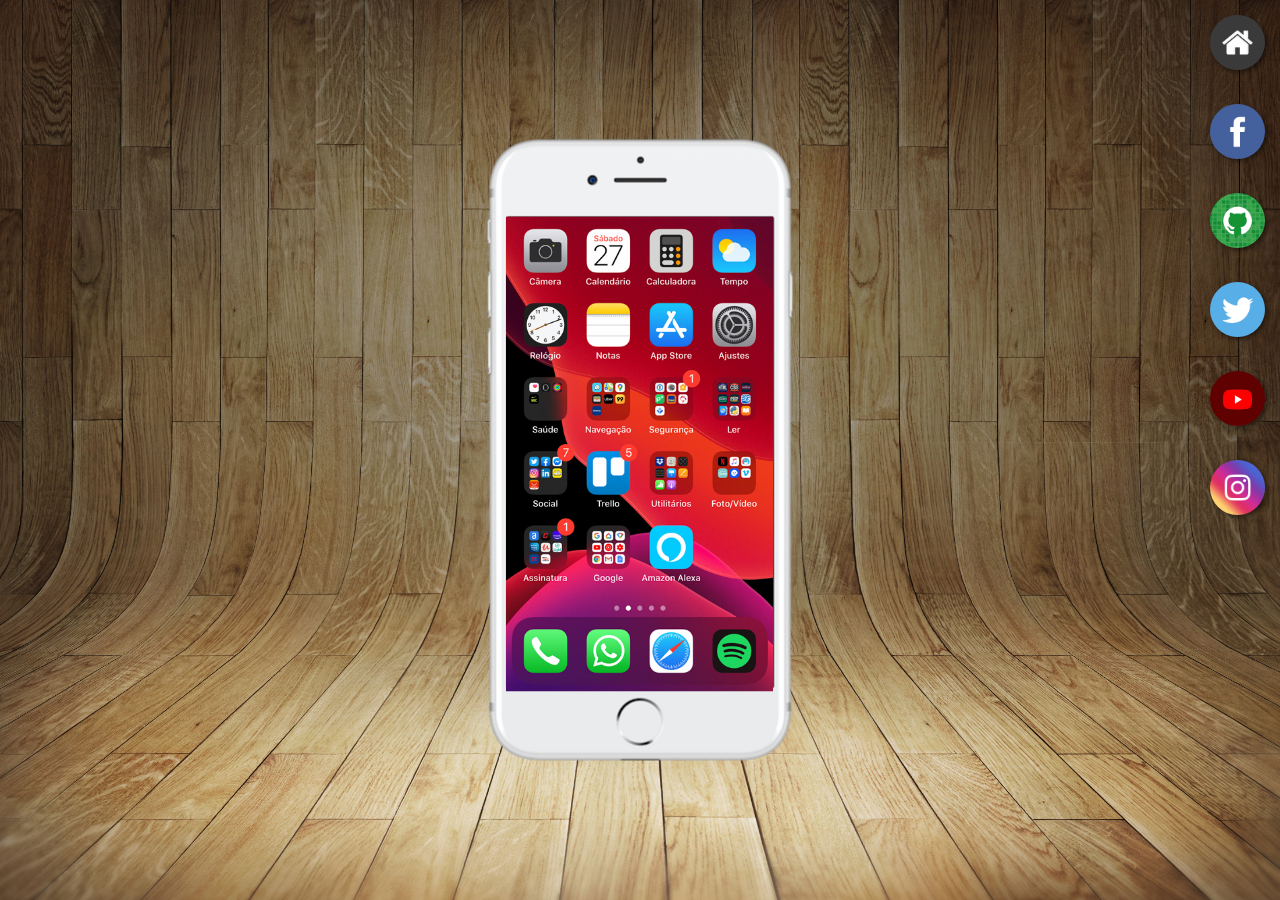
<file: index.html>
<!DOCTYPE html>
<html lang="pt-br">

<head>
    <meta charset="UTF-8">
    <meta name="viewport" content="width=device-width, initial-scale=1.0">
    <title>projeto social</title>
    <link rel="stylesheet" href="stylos/style.css">
    <link rel="shortcut icon" href="favicon.ico" type="image/x-icon">
</head>

<body>

    <header>

    </header>

    <main>
        <section id="telefone">

            <iframe src="home.html" frameborder="0" name="tela" id="tela"></iframe>

        </section>
        <section id="redes-sociais">
            <a href="home.html" target="tela"> <img src="imagens/logo-home.jpg" alt="home"></a> <br>
            <a href="facebook.html" target="tela"> <img src="imagens/logo-facebook.jpg" alt="facebook"></a> <br>
            <a href="github.html" target="tela"> <img src="imagens/logo-github.jpg" alt="github"></a> <br>
            <a href="twitter.html" target="tela"> <img src="imagens/logo-twitter.jpg" alt="twitte"></a> <br>
            <a href="youtube.html" target="tela"> <img src="imagens/logo-youtube.jpg" alt="youtube"></a> <br>
            <a href="intagram.html" target="tela"> <img src="imagens/logo-instagram.jpg" alt="instagram"></a>
        </section>
    </main>

</body>

</html>
</file>
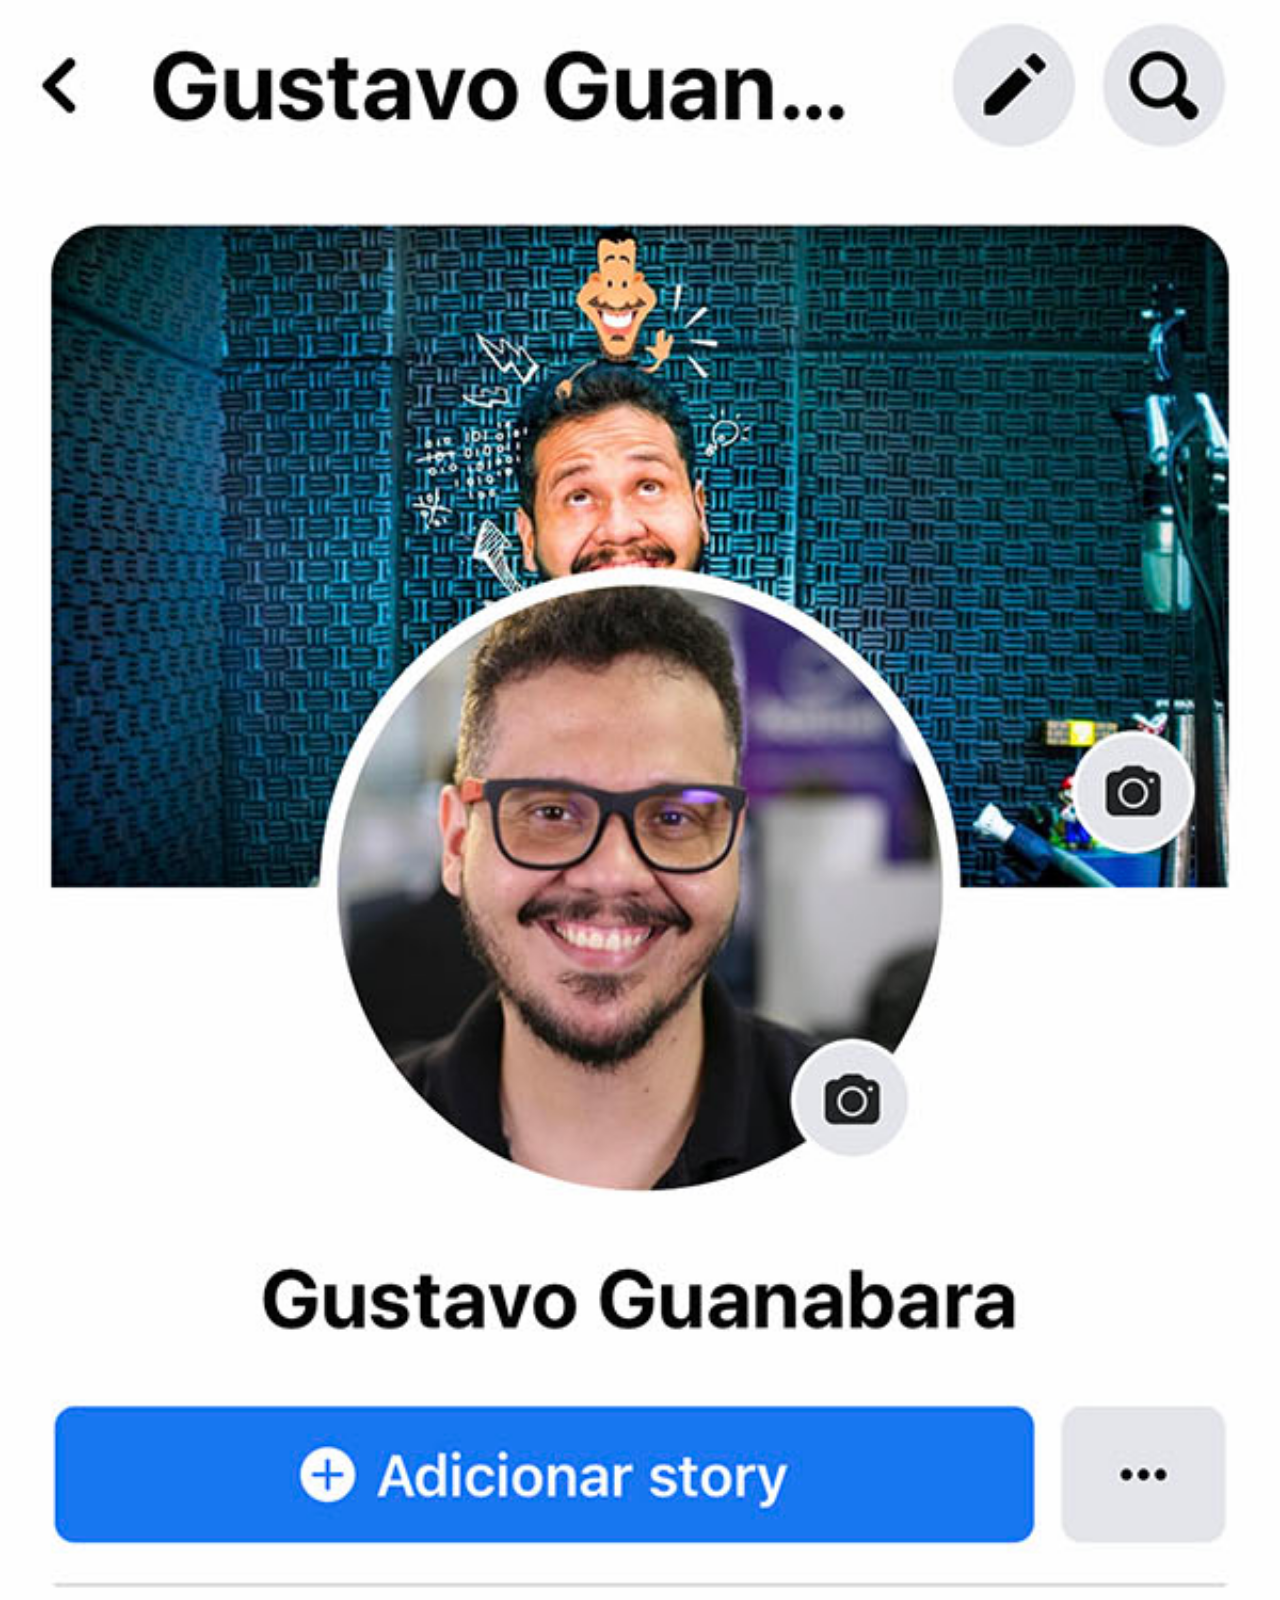
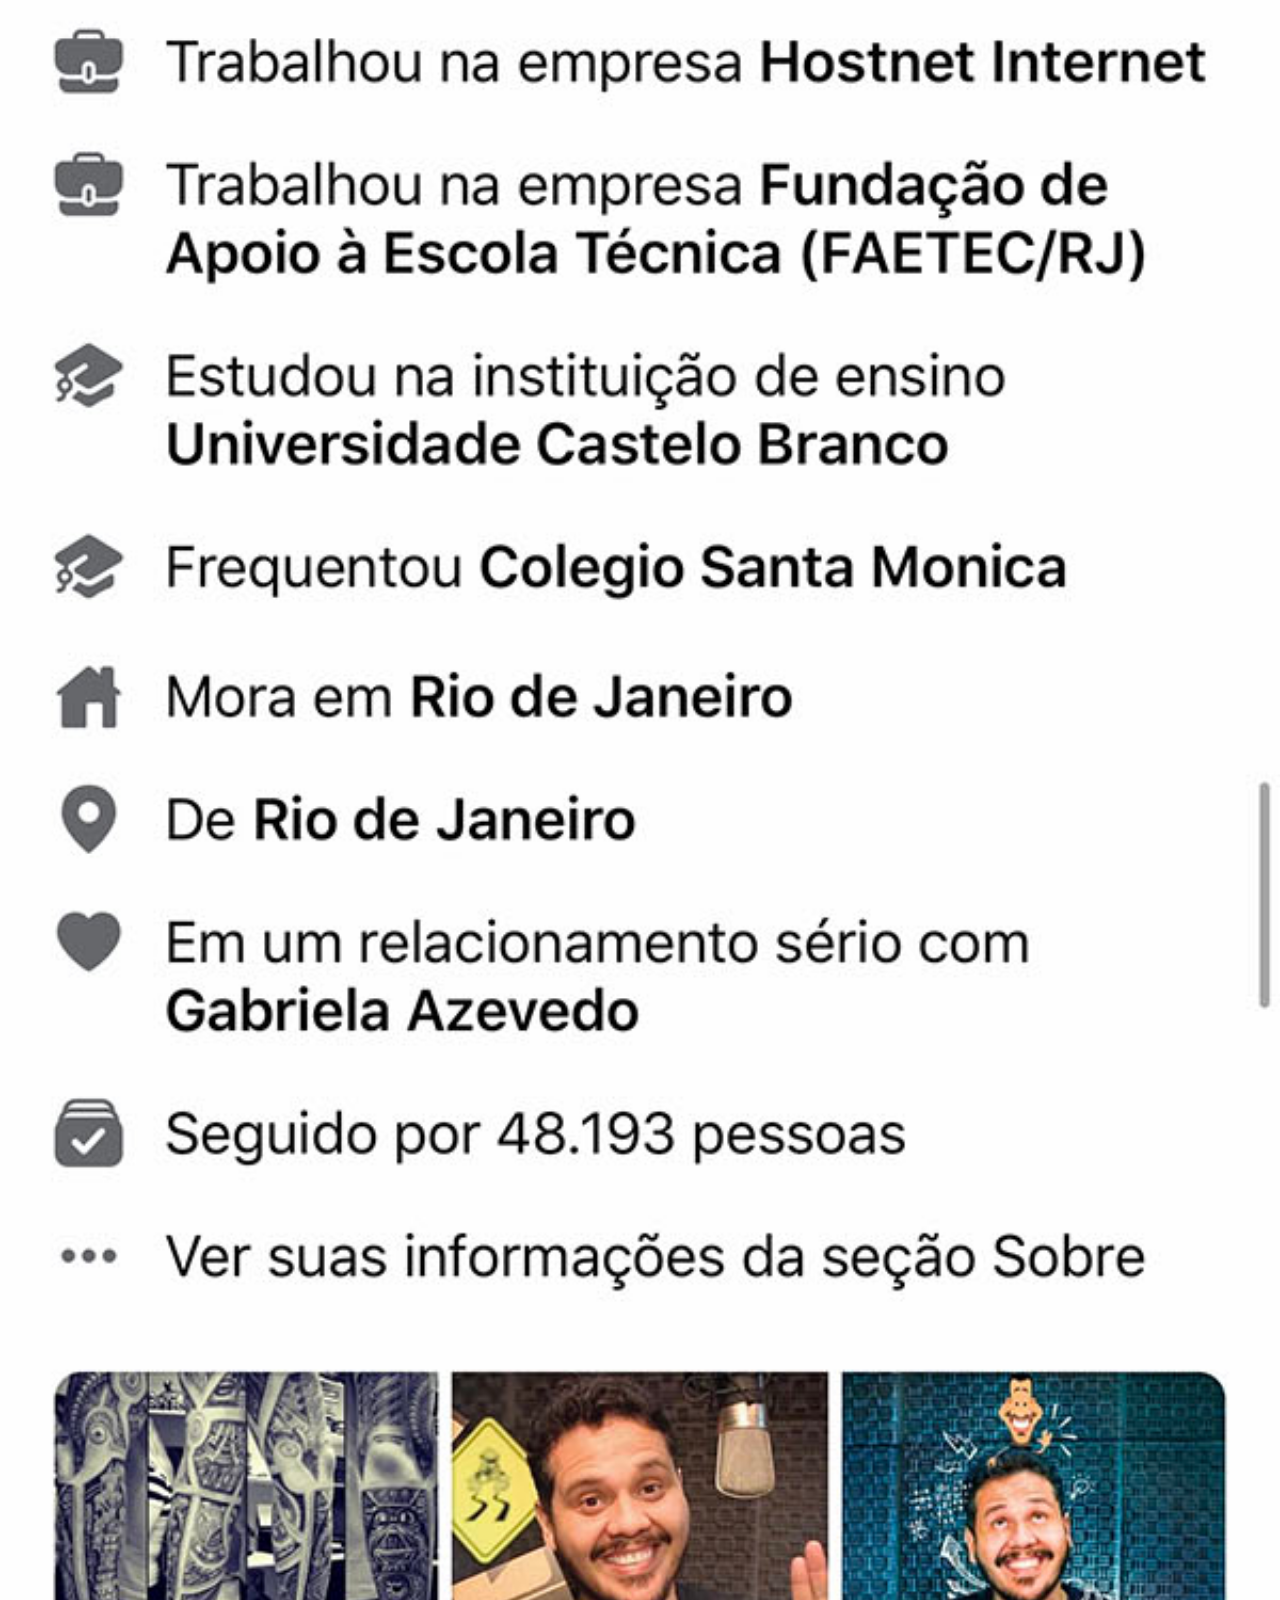
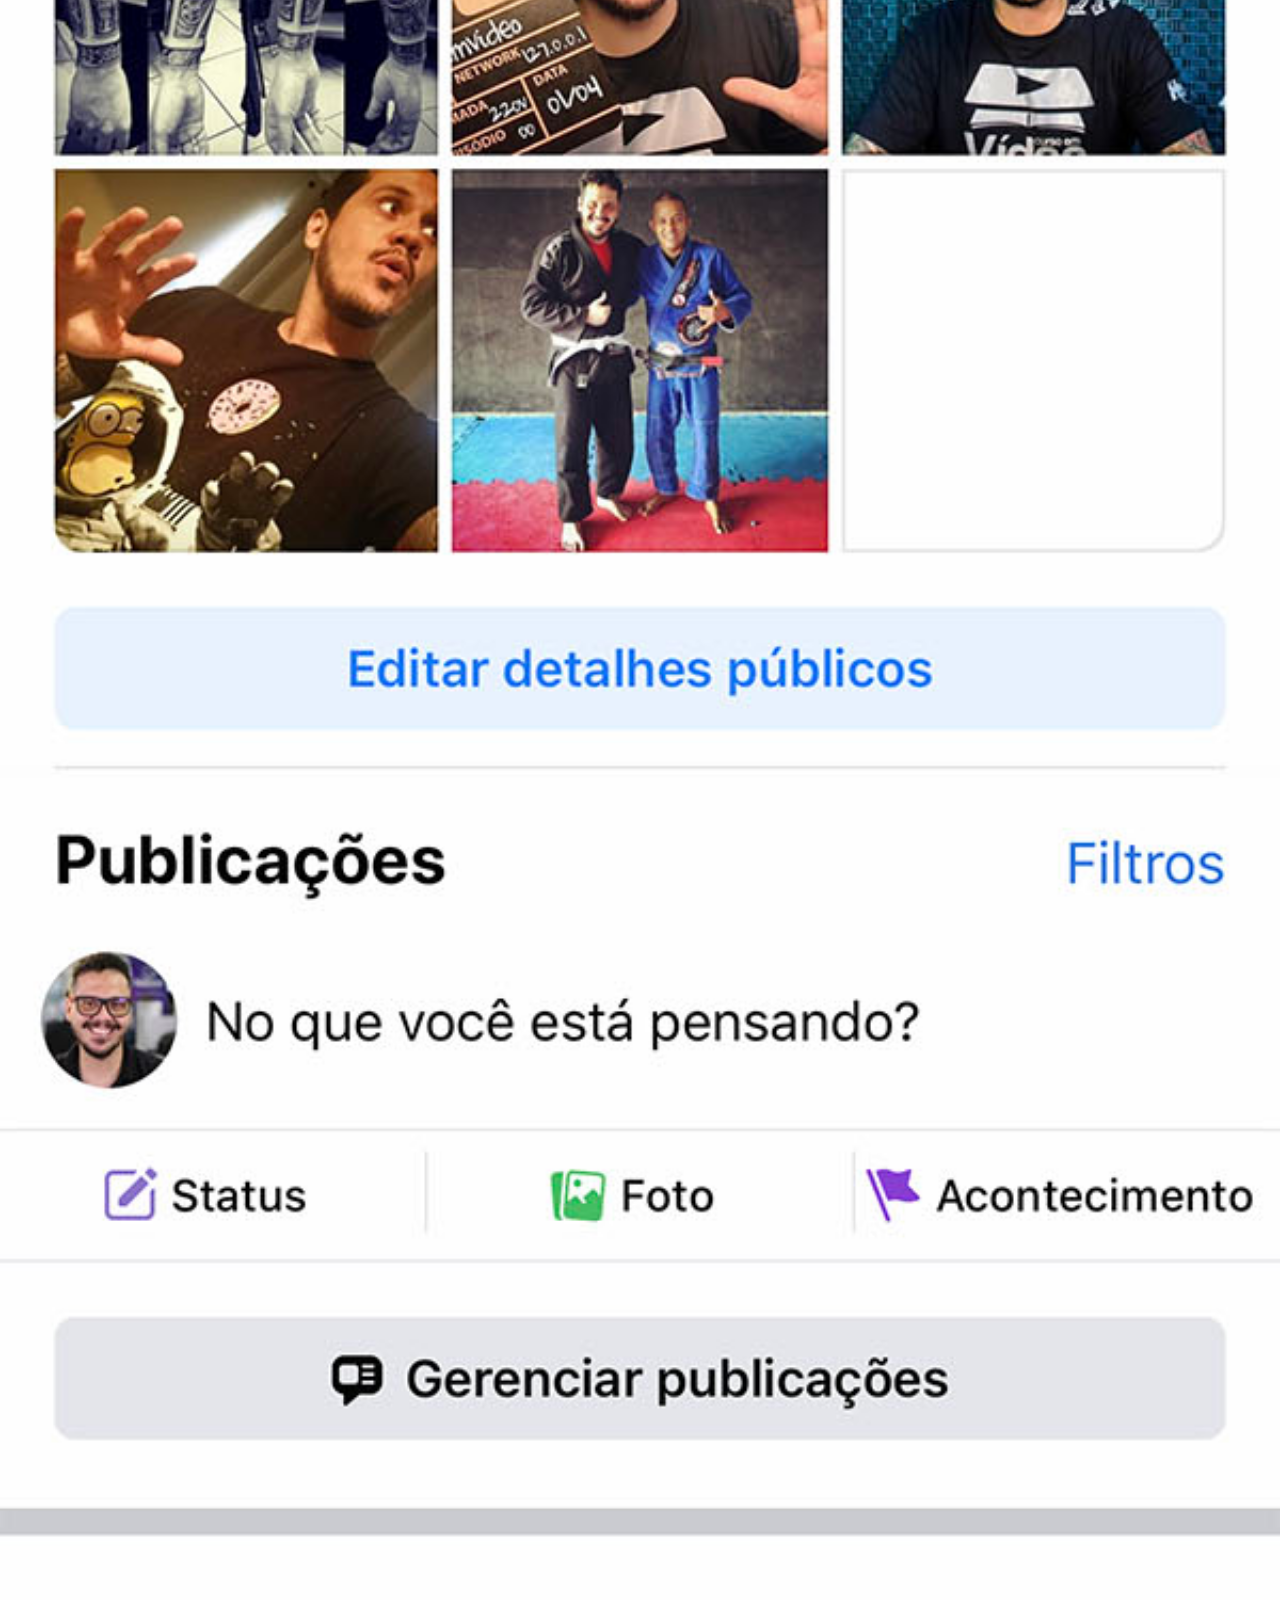
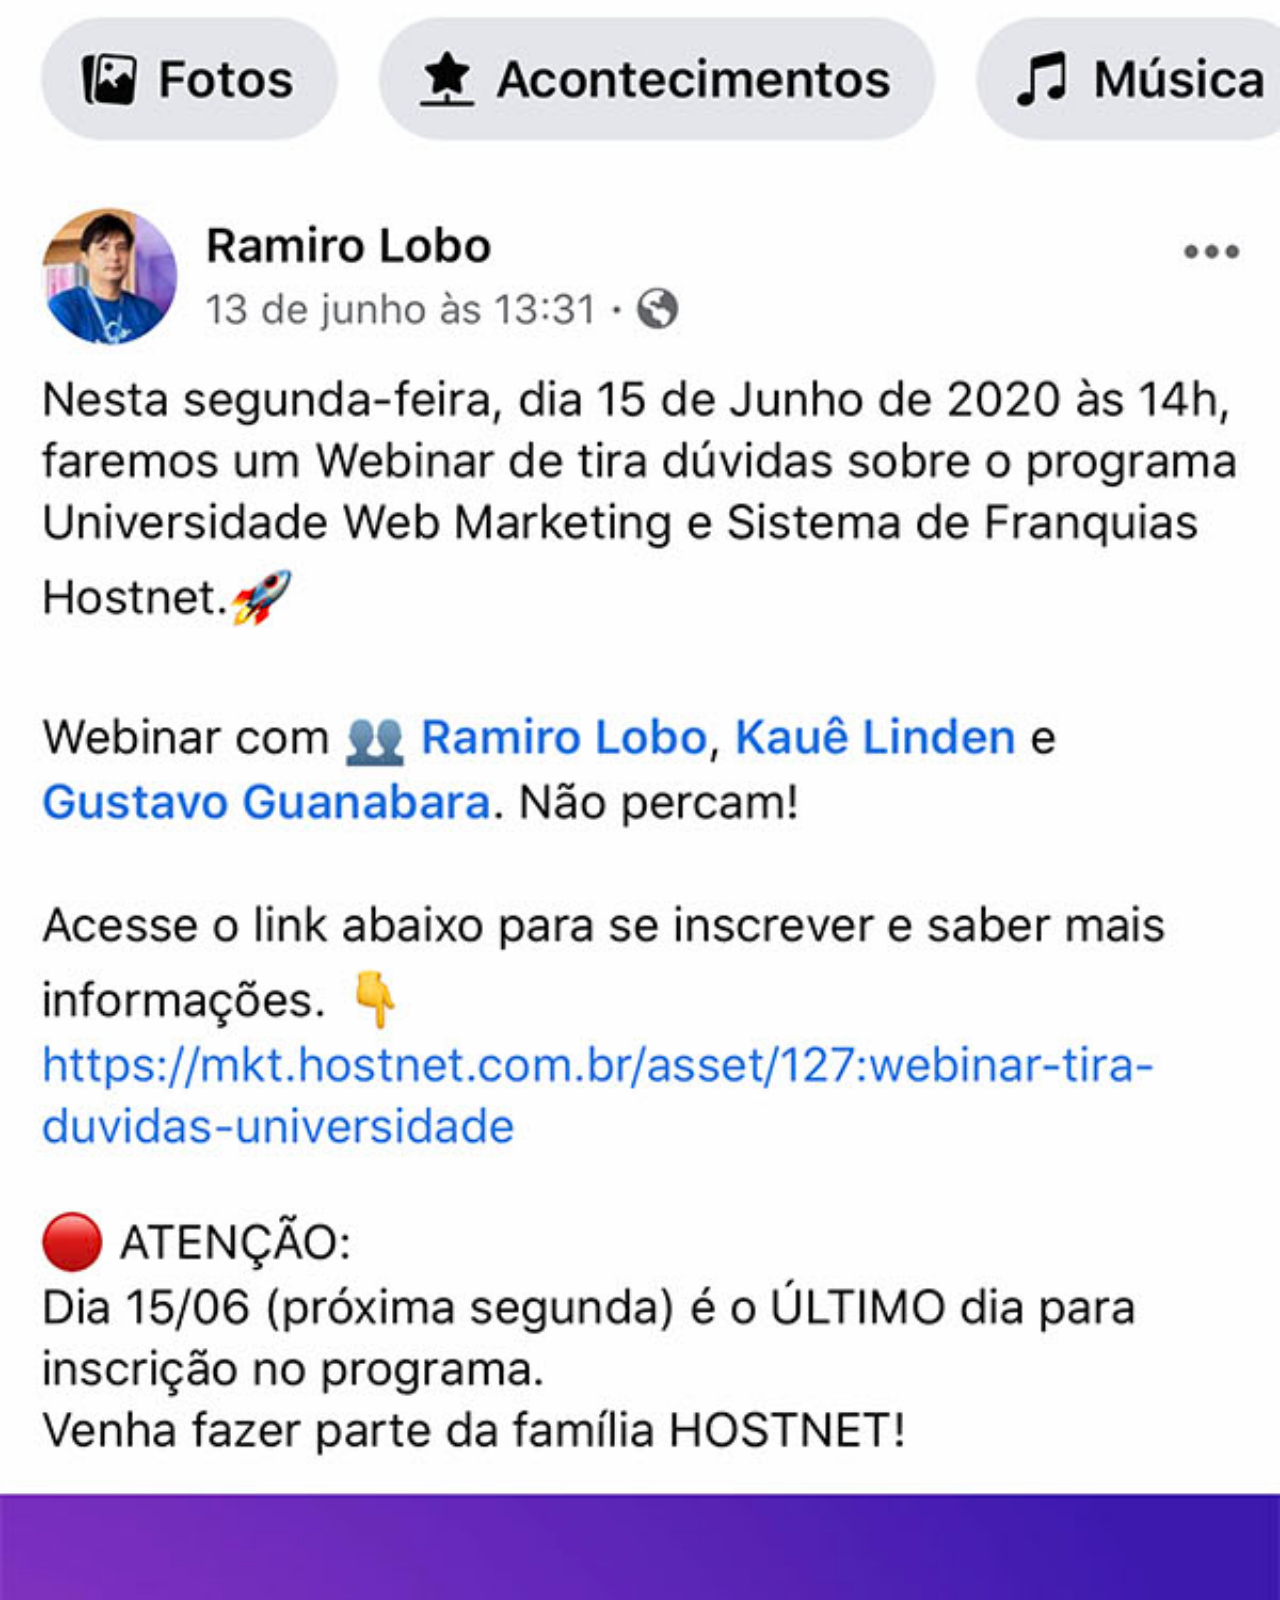
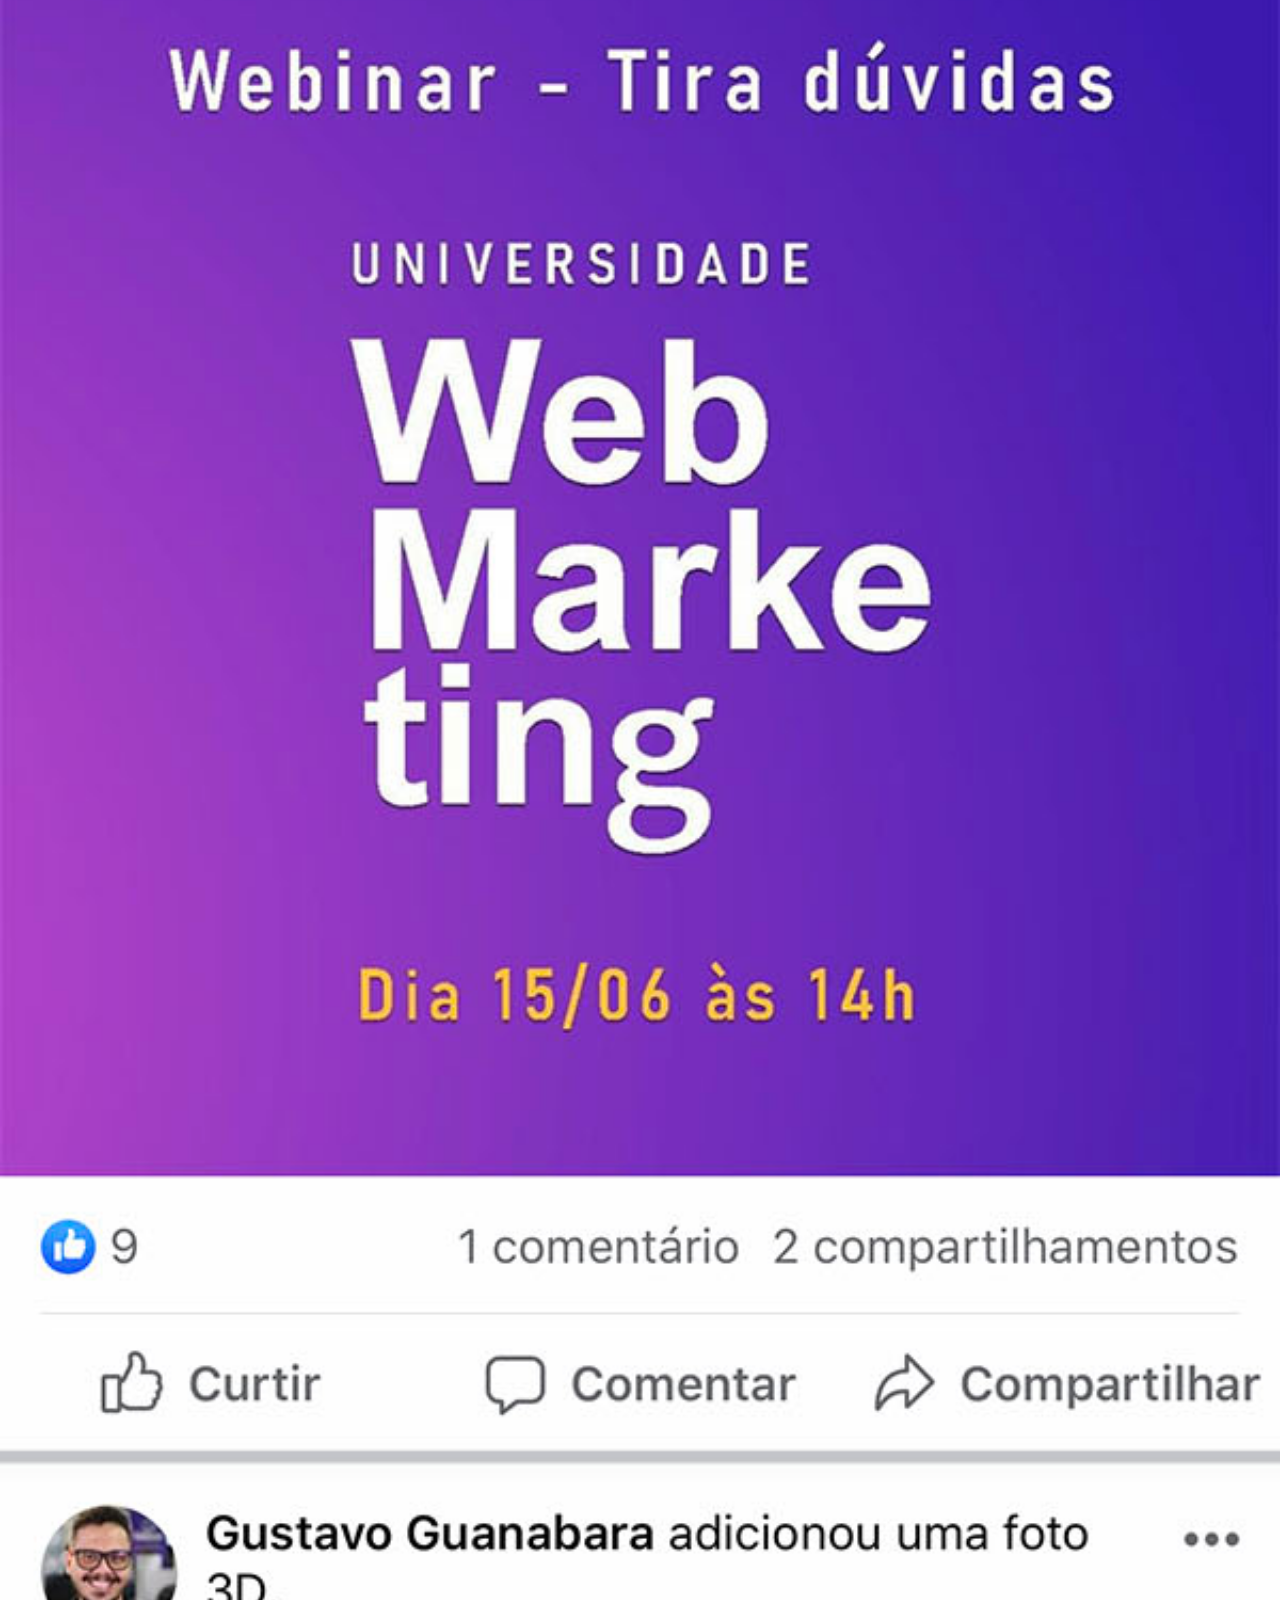
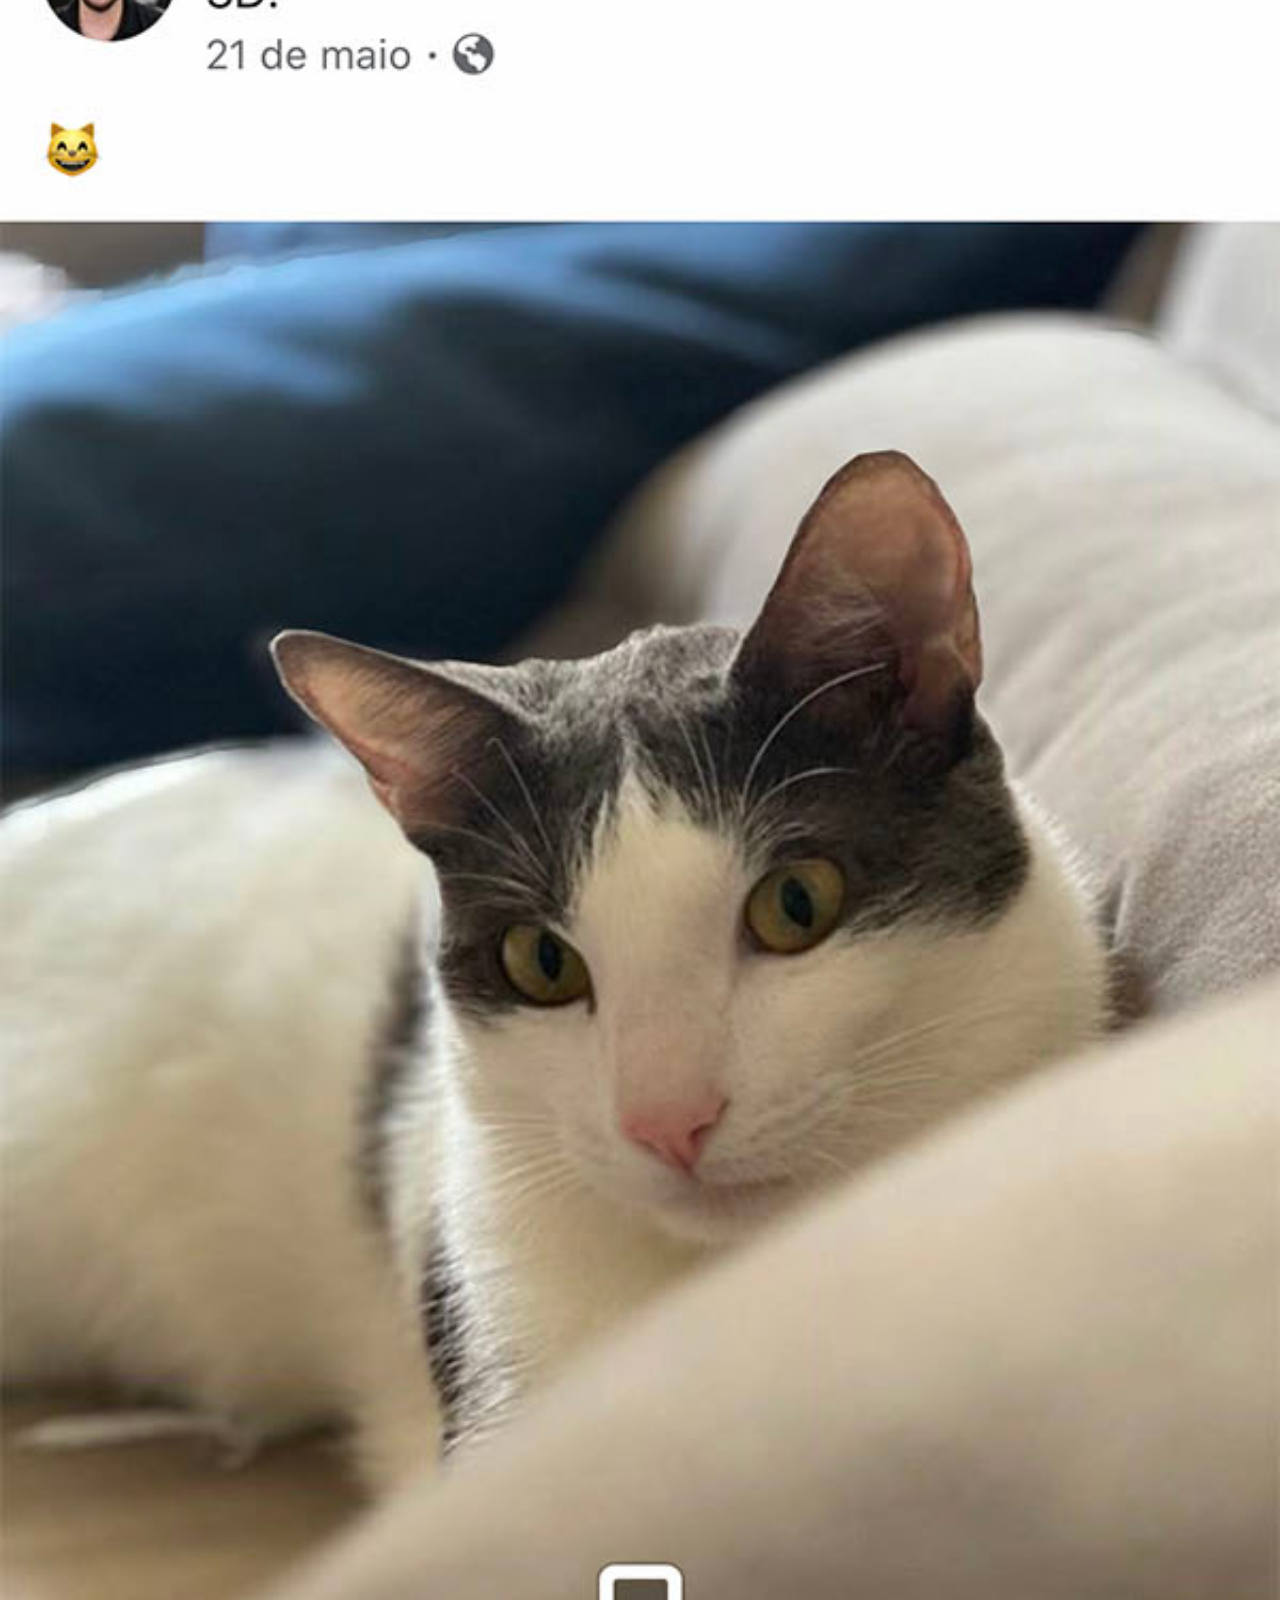
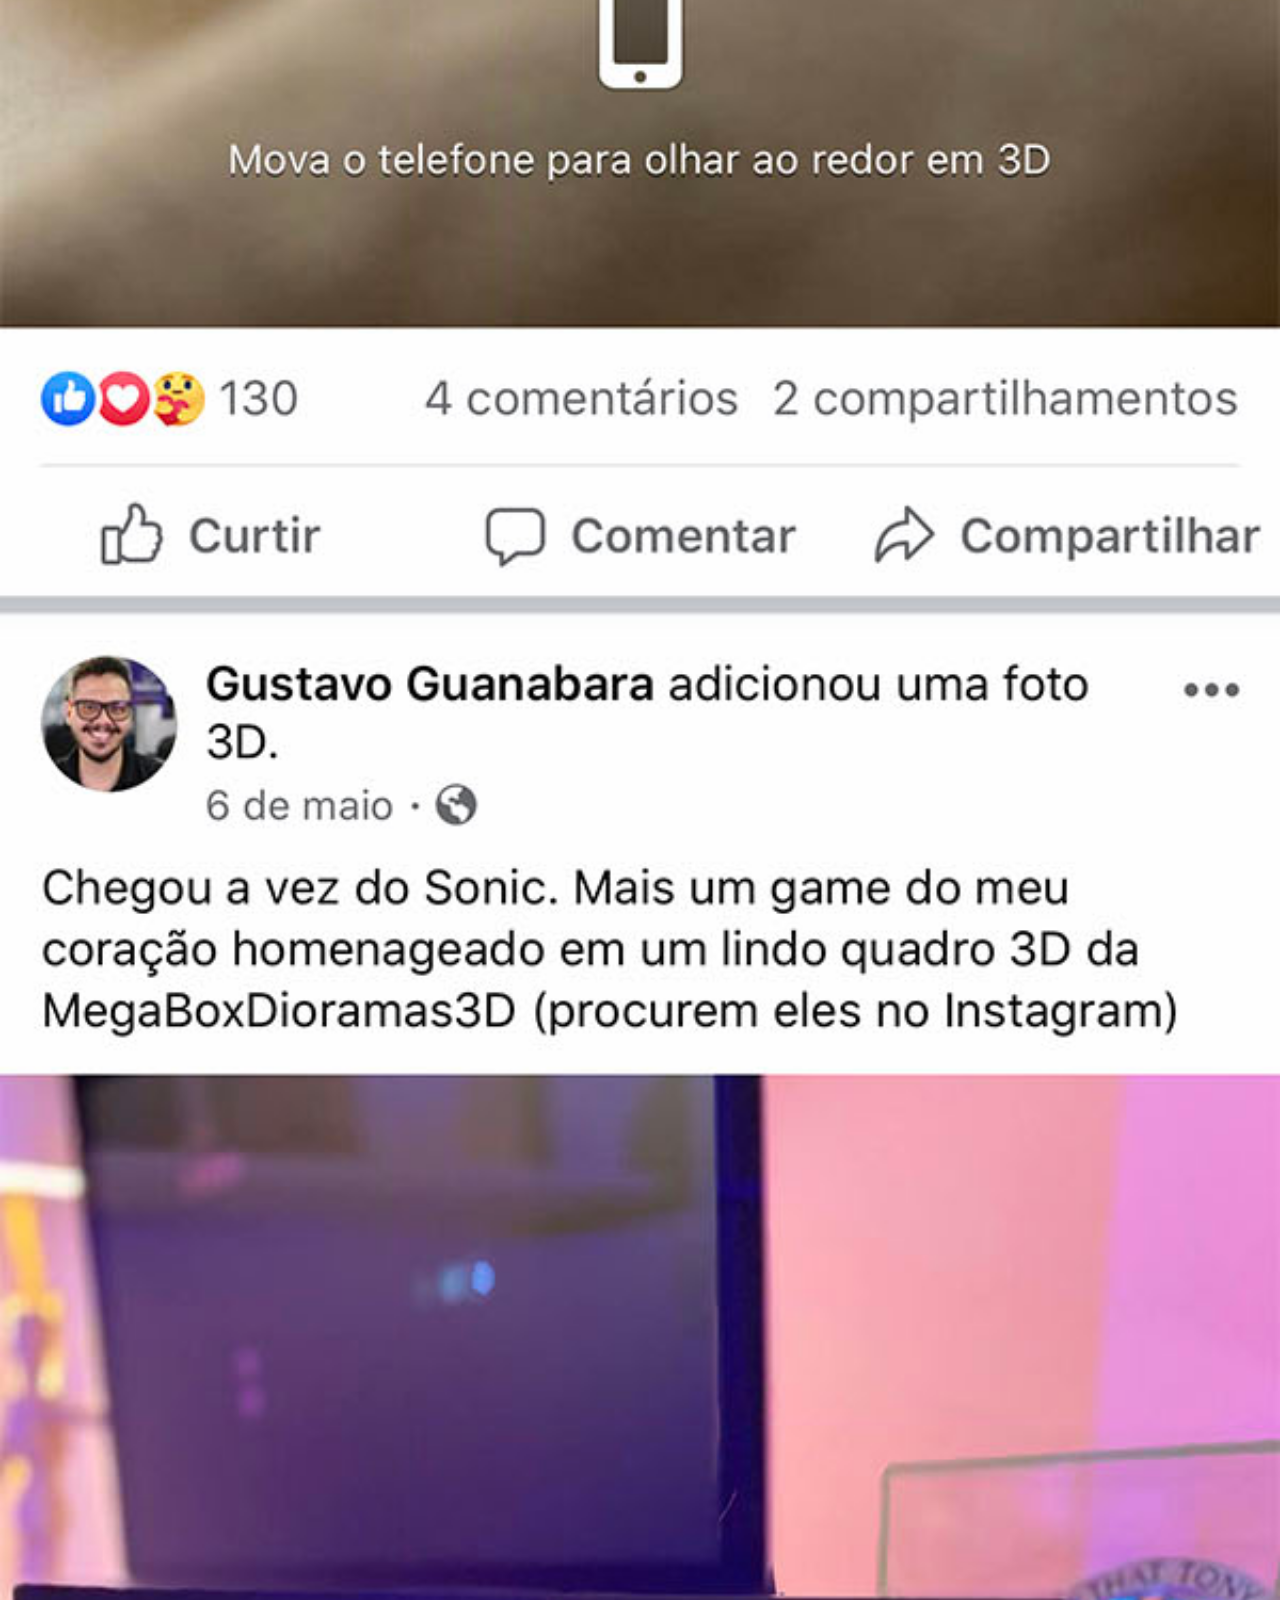
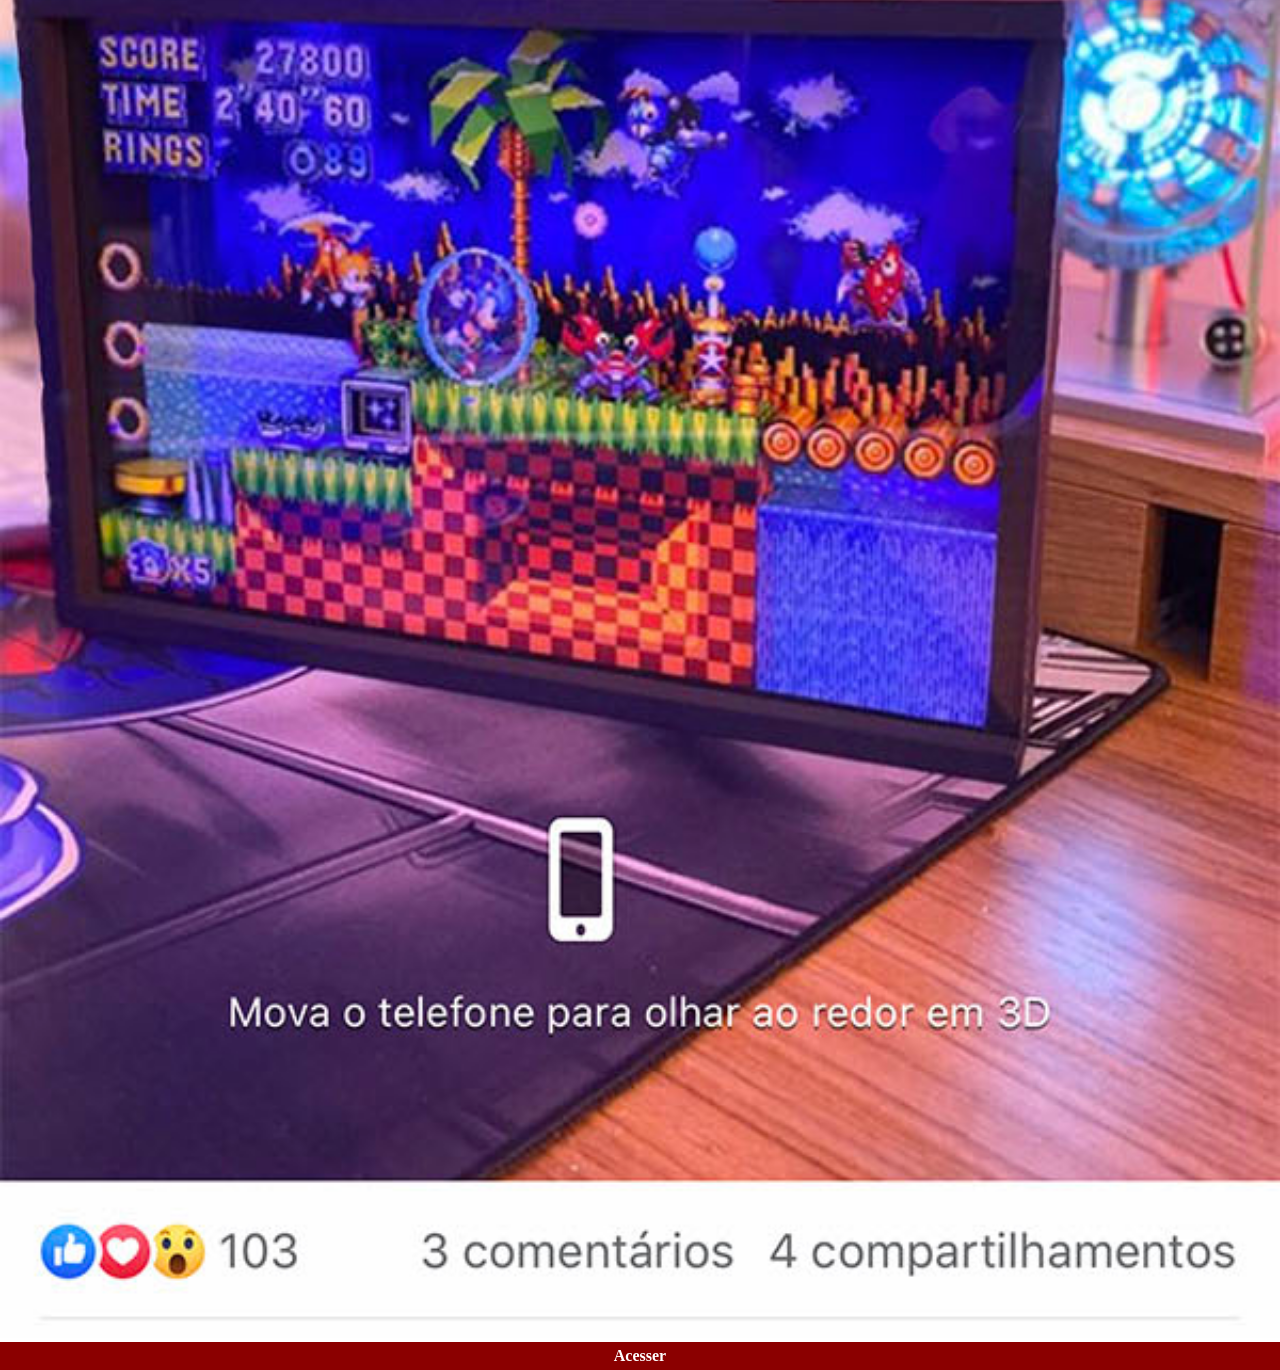
<file: facebook.html>
<!DOCTYPE html>
<html lang="pt-br">
<head>
    <meta charset="UTF-8">
    <meta name="viewport" content="width=device-width, initial-scale=1.0">
    <link rel="stylesheet" href="stylos/social.css">
    <title>Document</title>

</head>
<body>

    <img src="imagens/tela-facebook.jpg" alt="">
    <a href="#">Acesser</a>
    
</body>
</html>
</file>
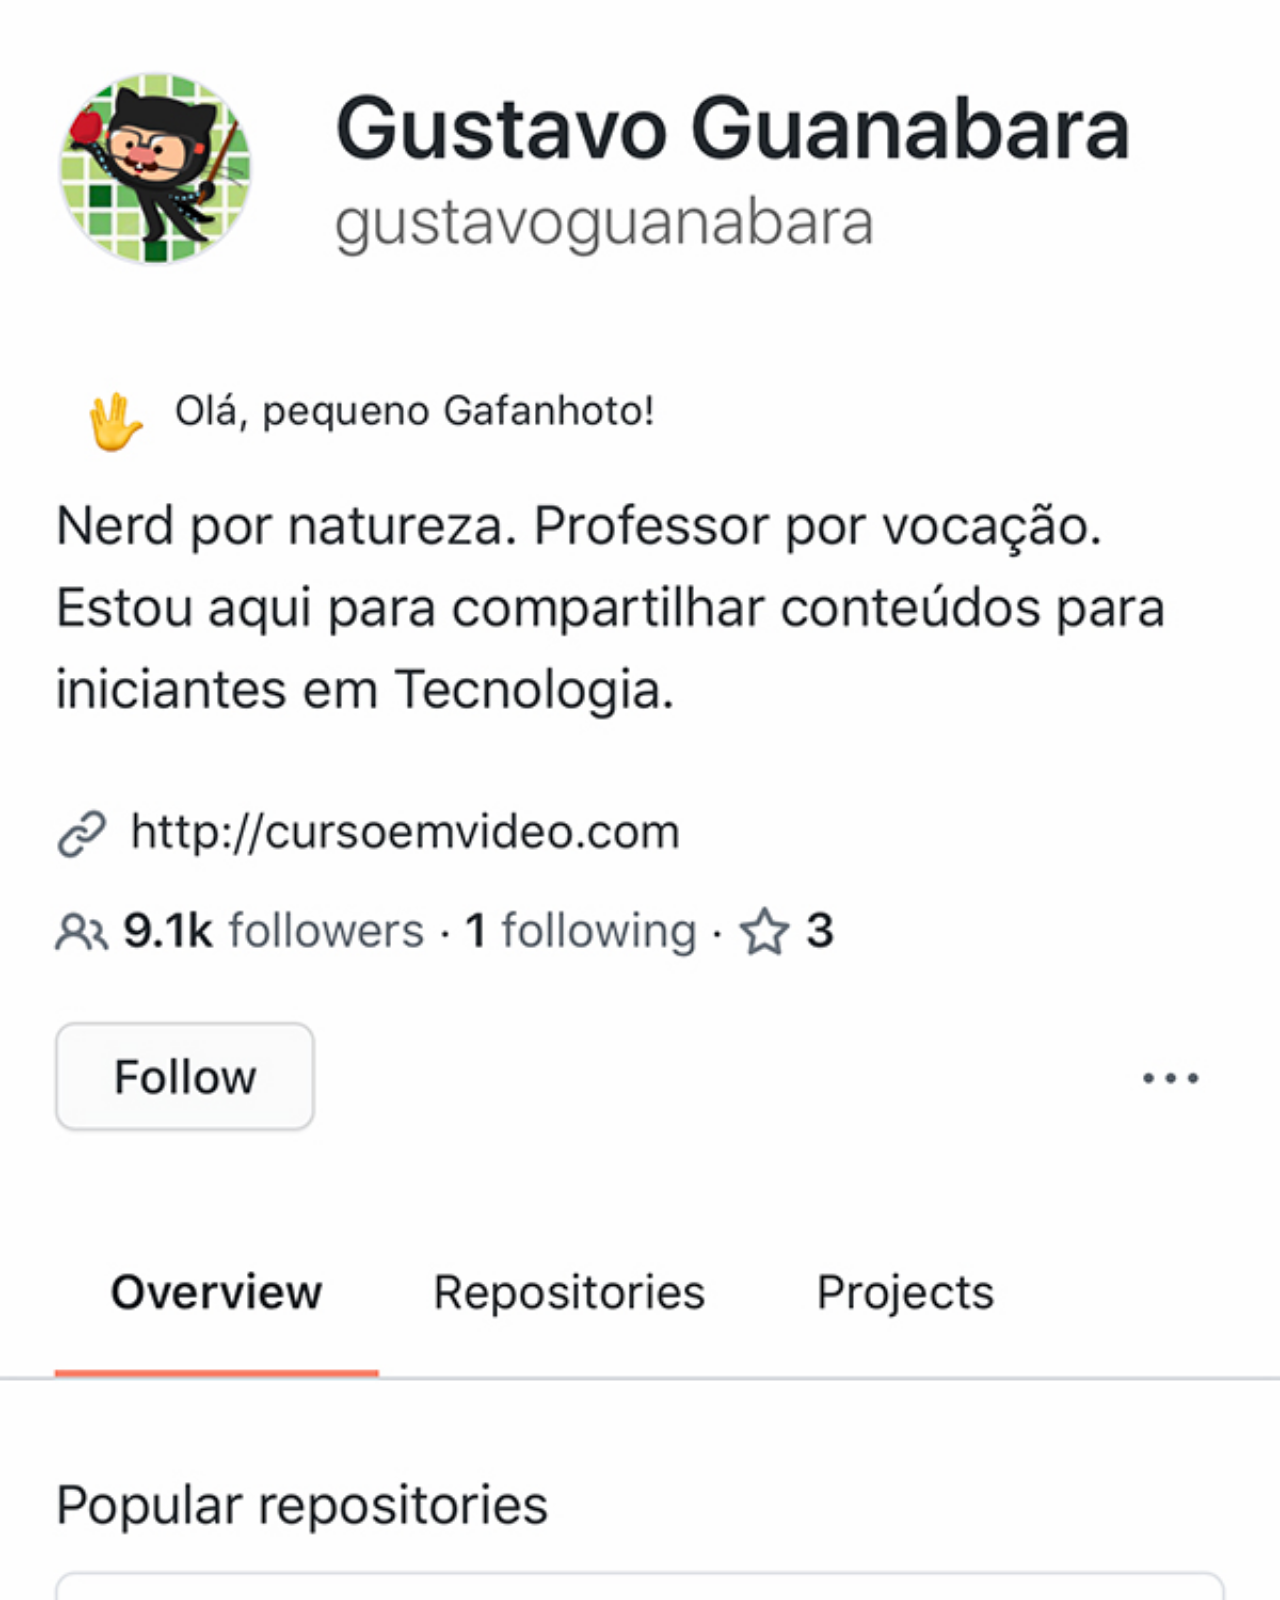
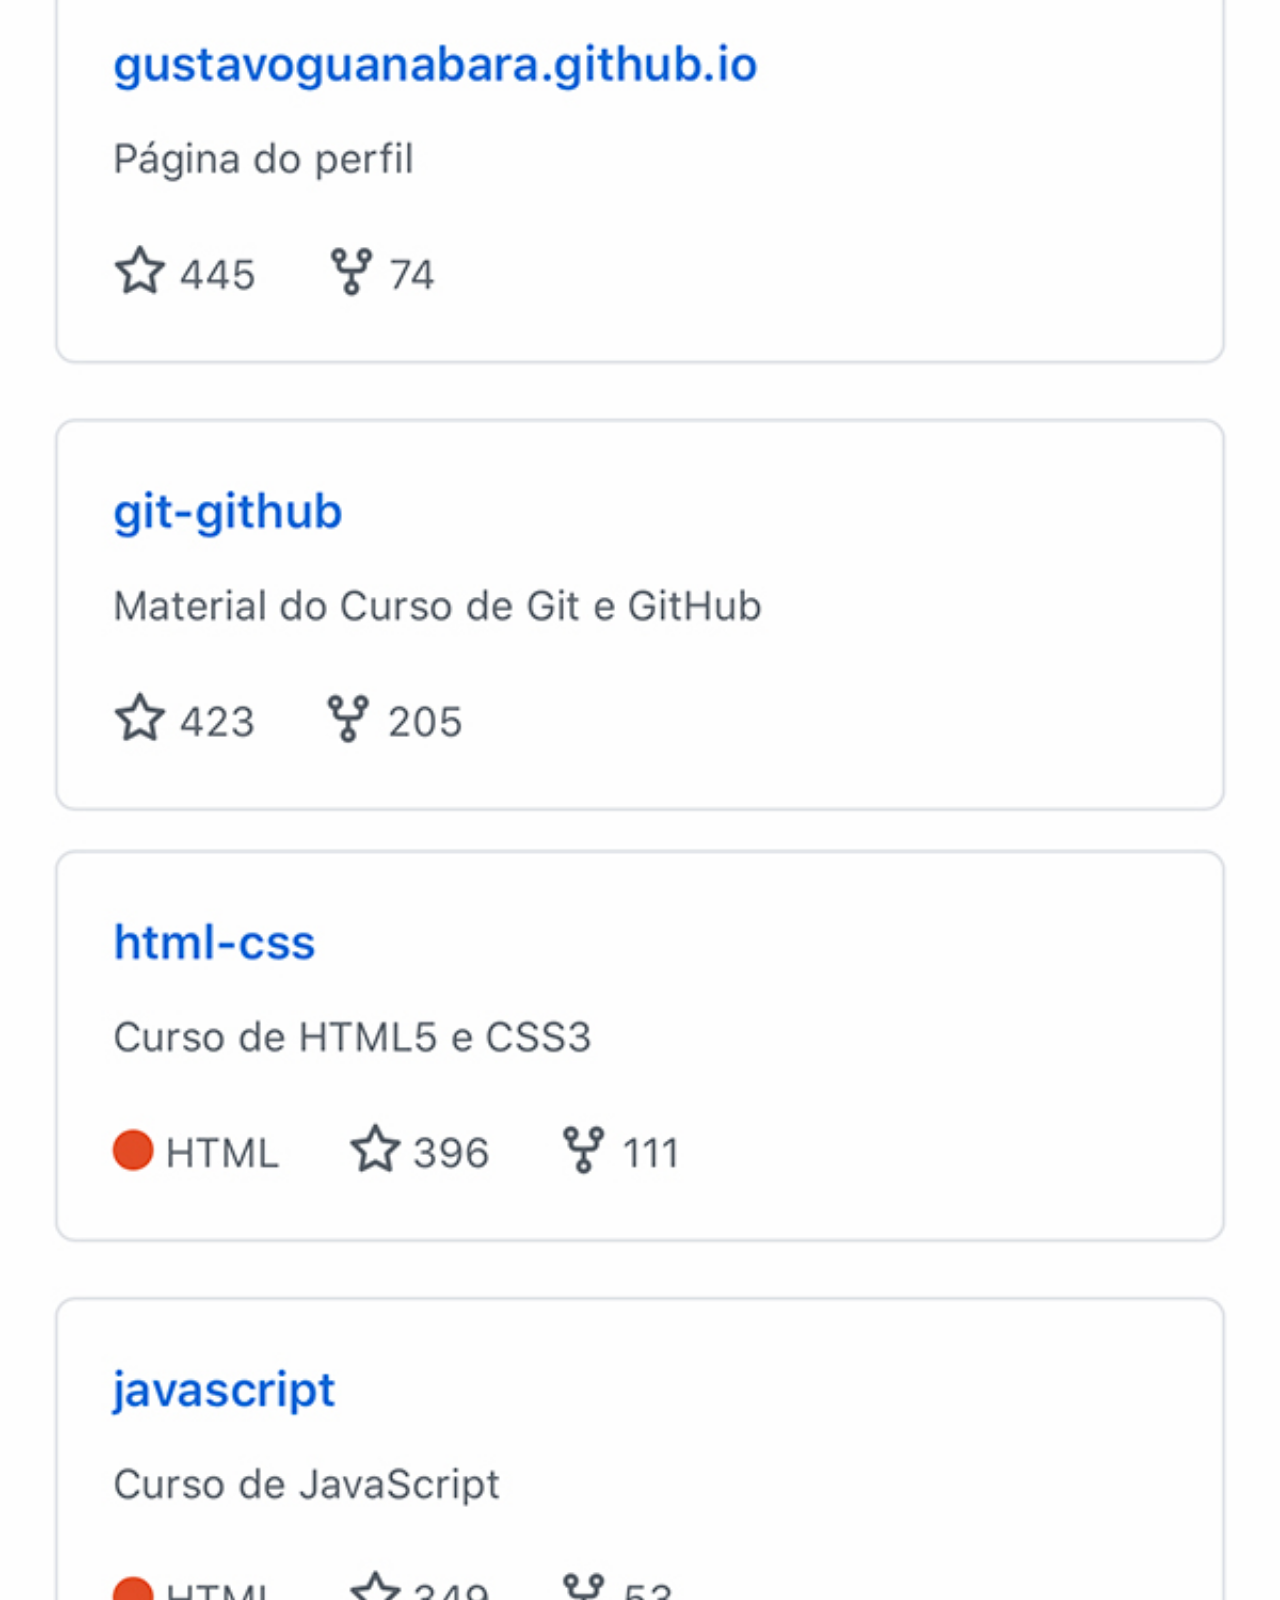
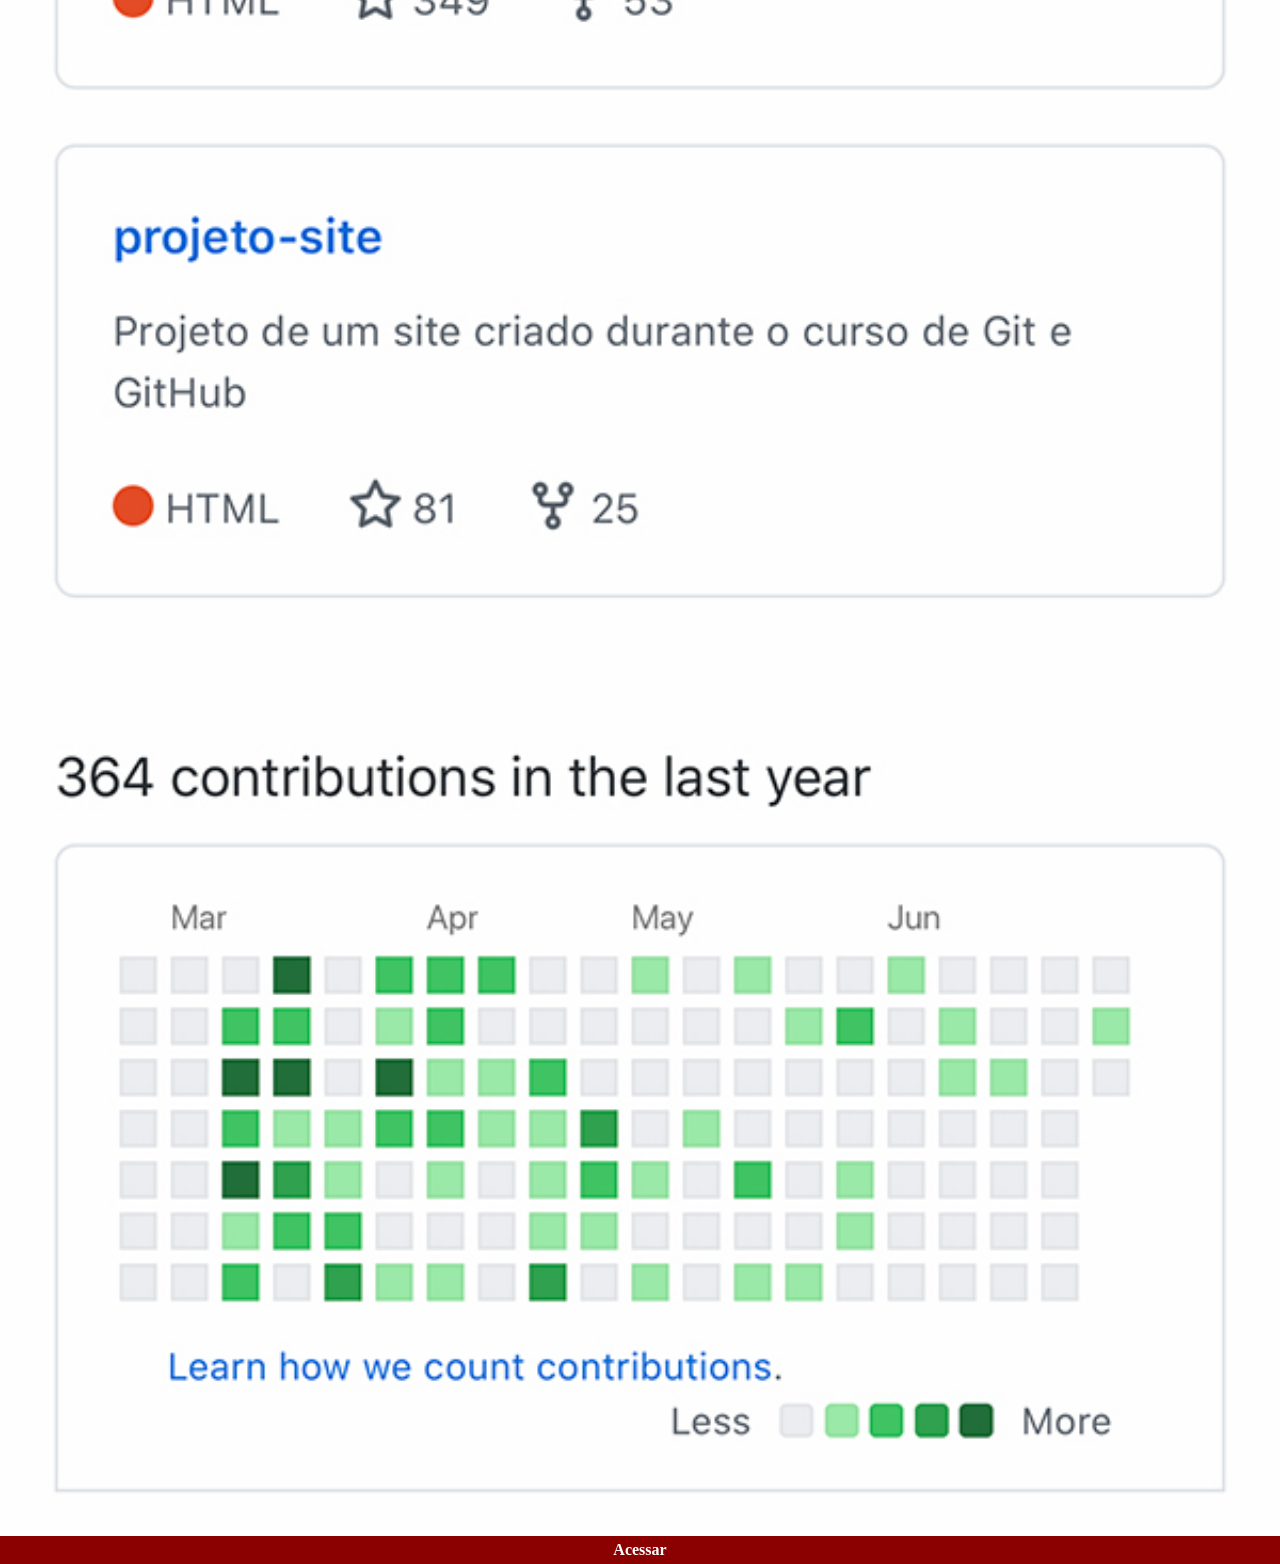
<file: github.html>
<!DOCTYPE html>
<html lang="pt-br">
<head>
    <meta charset="UTF-8">
    <meta name="viewport" content="width=device-width, initial-scale=1.0">
    <title>Document</title>
    <link rel="stylesheet" href="stylos/social.css">
</head>
<body>

    <img src="imagens/tela-github.jpg" alt="">
    <a href="#">Acessar</a>
    
</body>
</html>
</file>
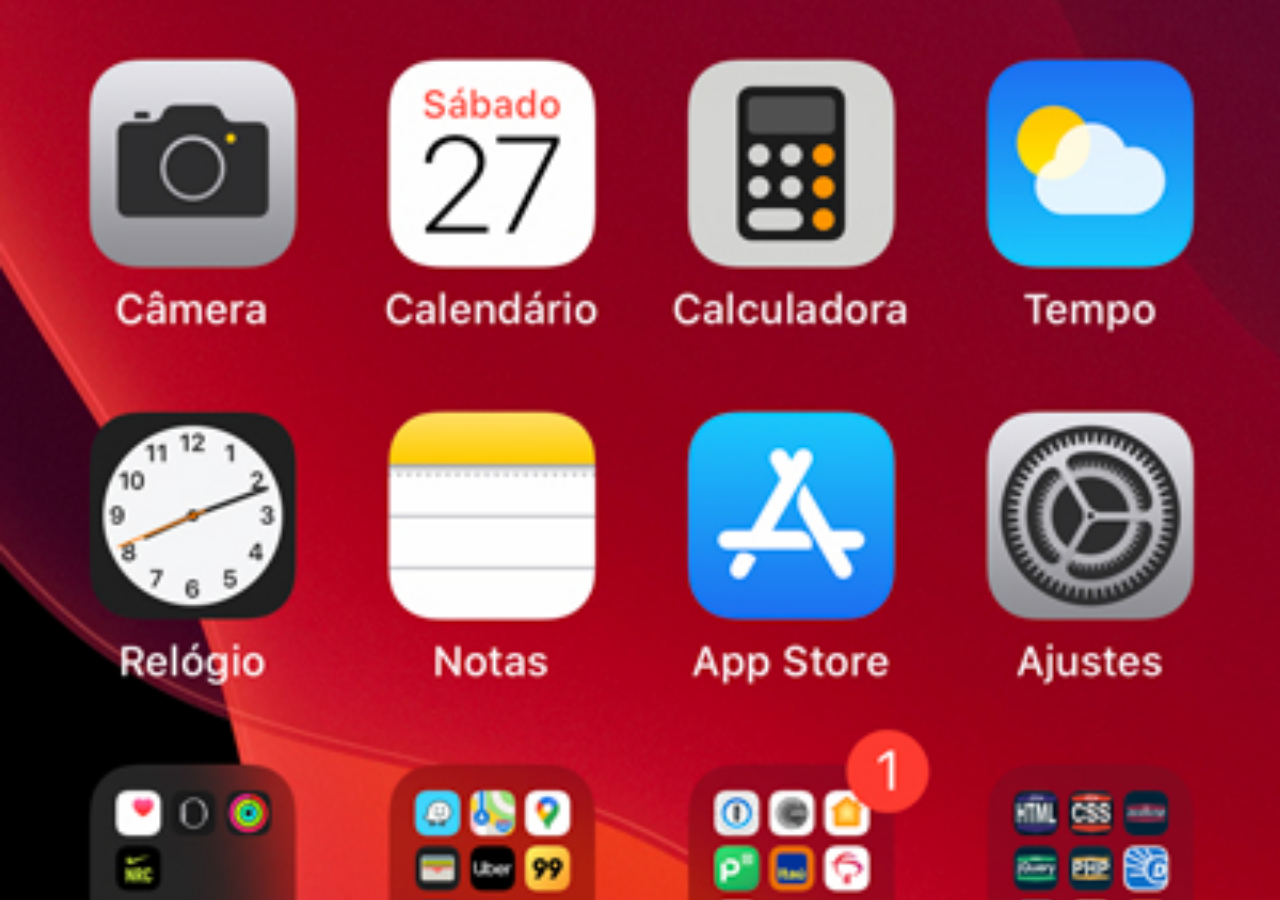
<file: home.html>
<!DOCTYPE html>
<html lang="pt-br">
<head>
    <meta charset="UTF-8">
    <meta name="viewport" content="width=device-width, initial-scale=1.0">
    <title>Document</title>

<style>

    *{
        margin: 0px;
        padding: 0px;
        
    }

    body{
        background-image: url(imagens/tela-home.jpg);
        background-position: top center;
        background-size: cover;
        background-attachment: fixed;
    }

</style>

</head>
<body>
    
</body>
</html>
</file>
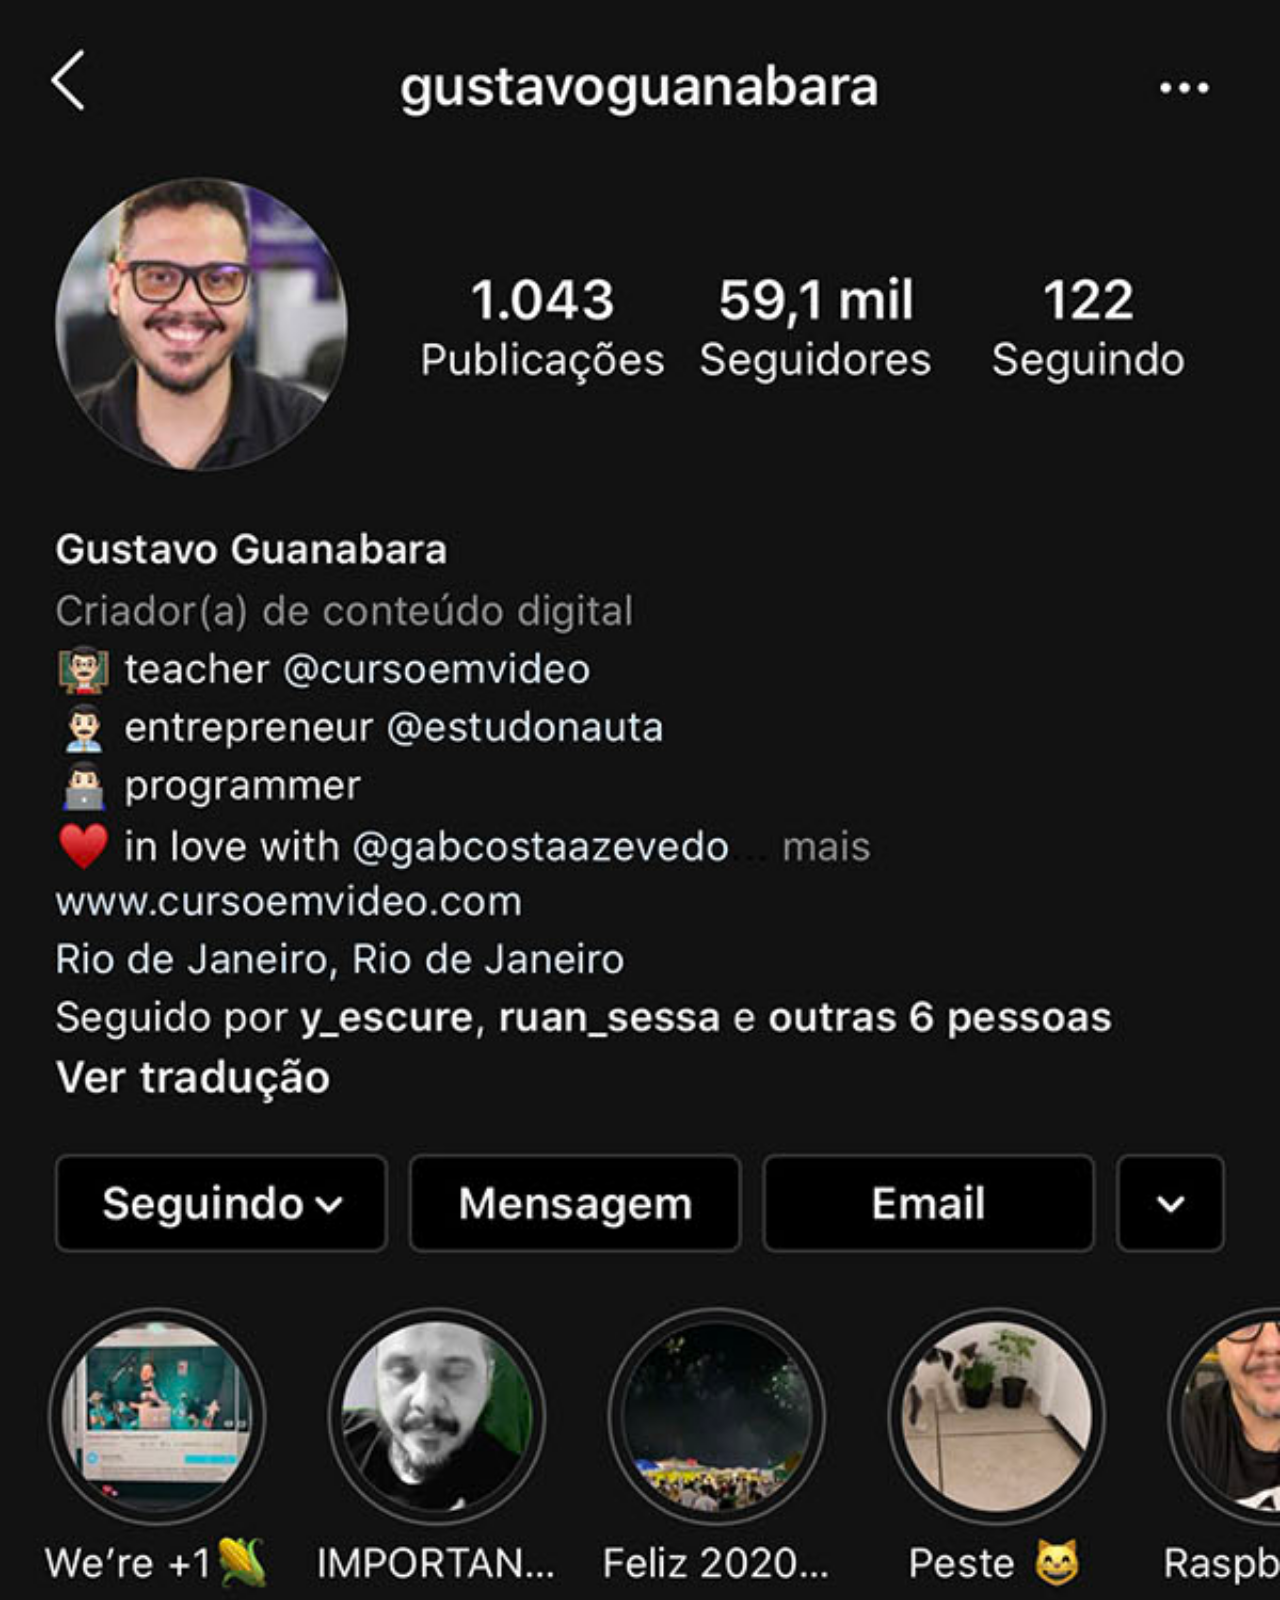
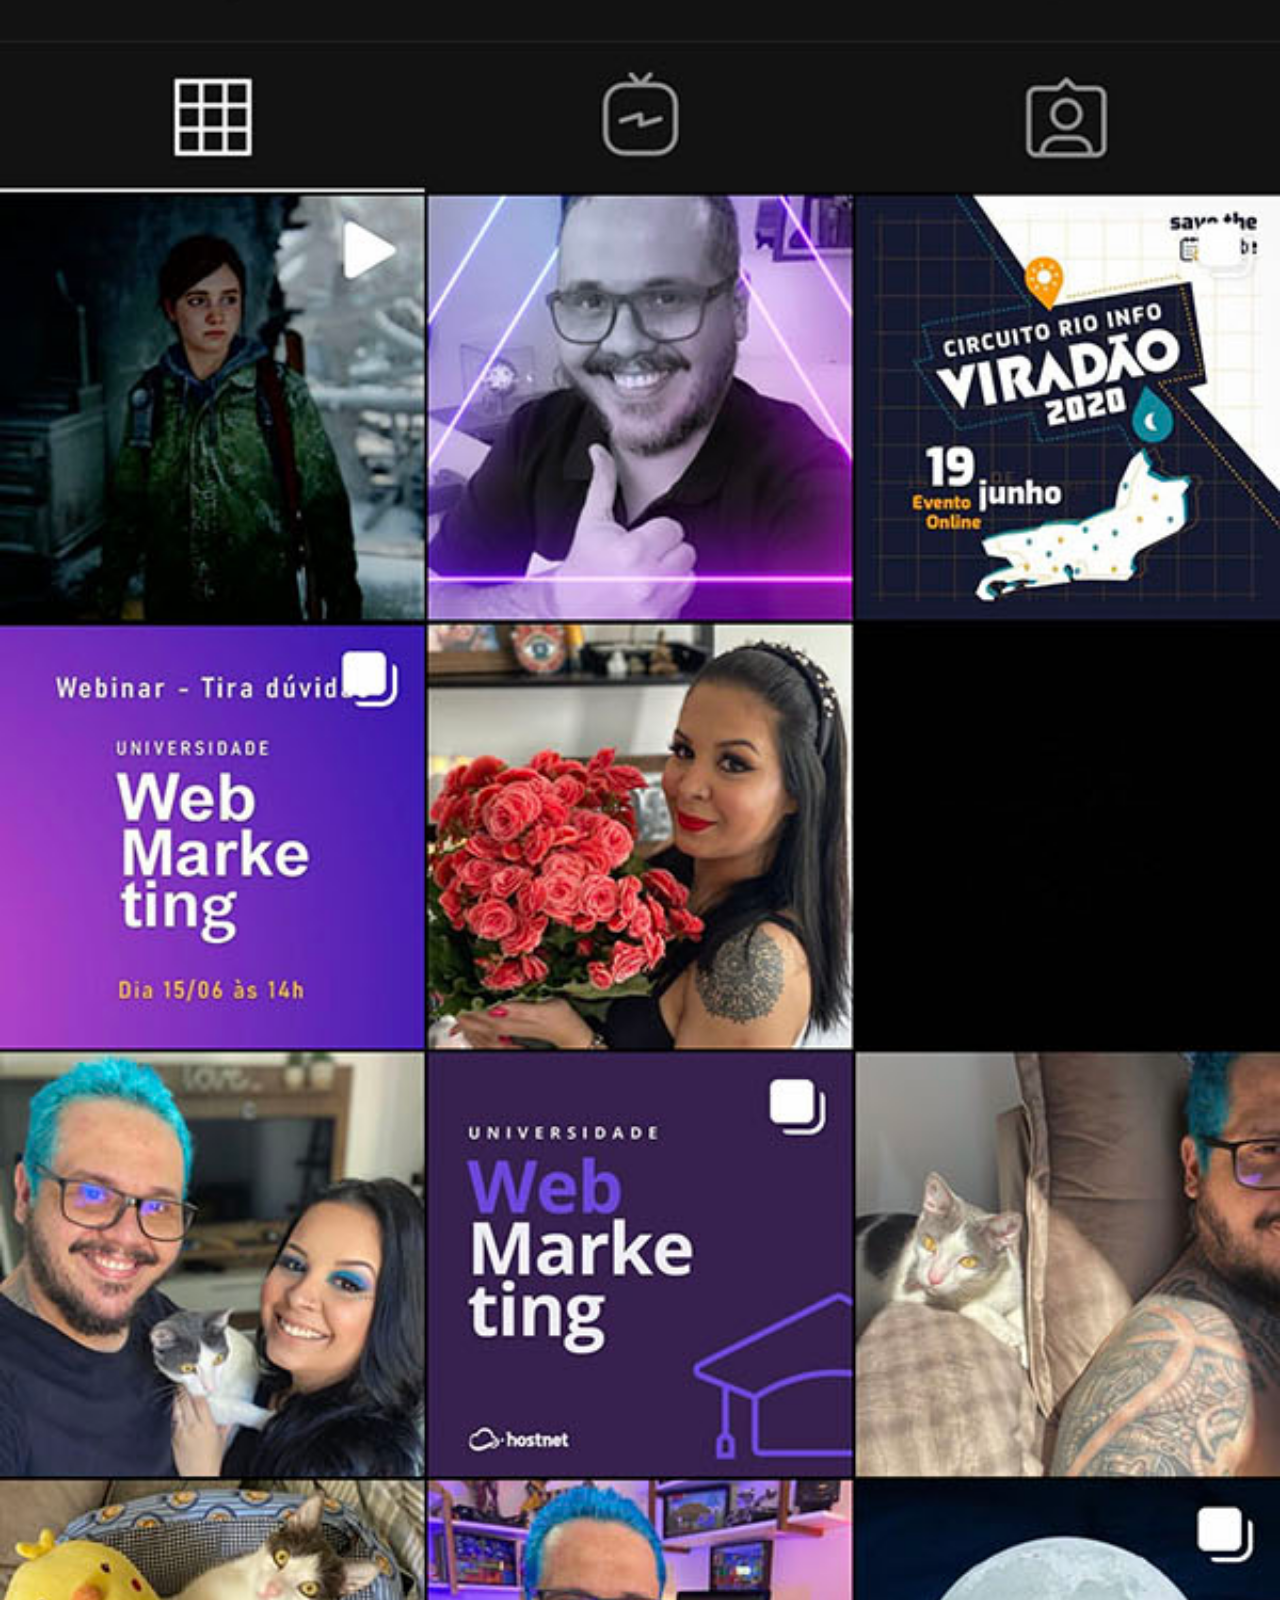
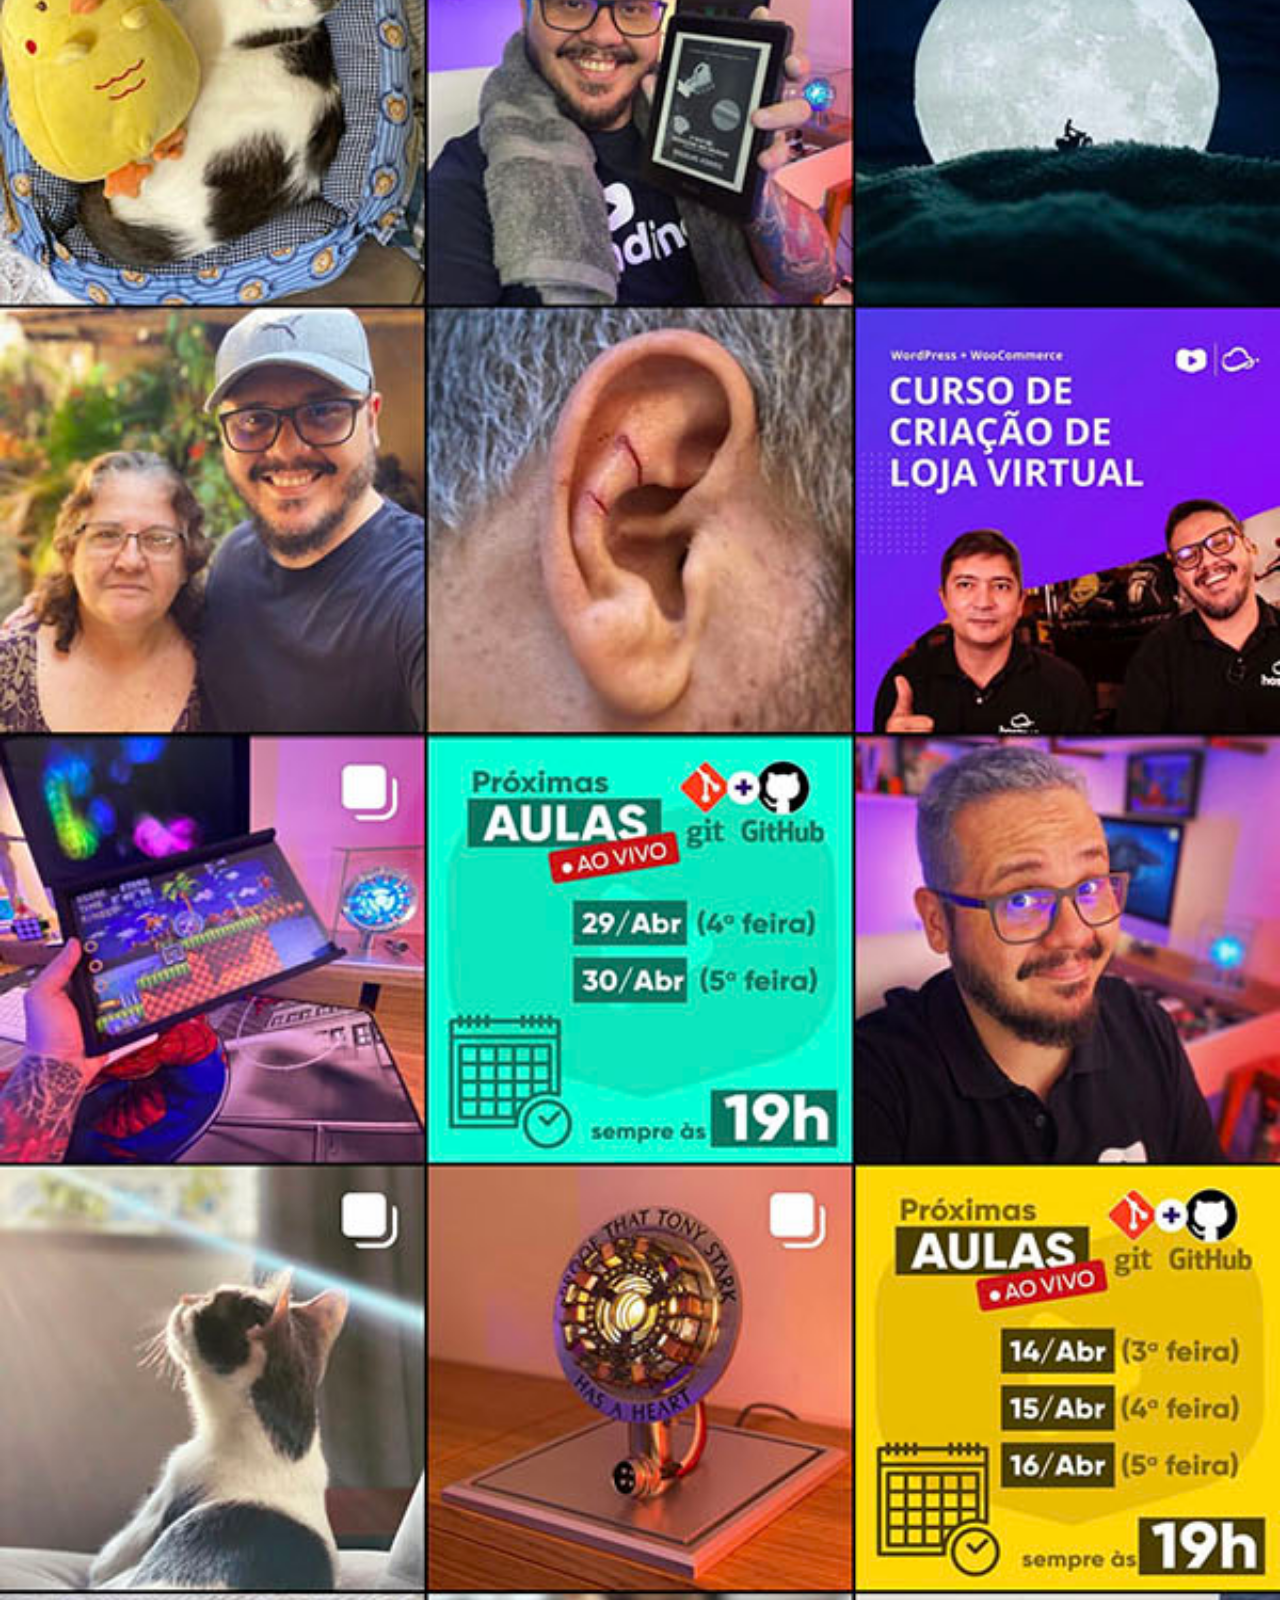
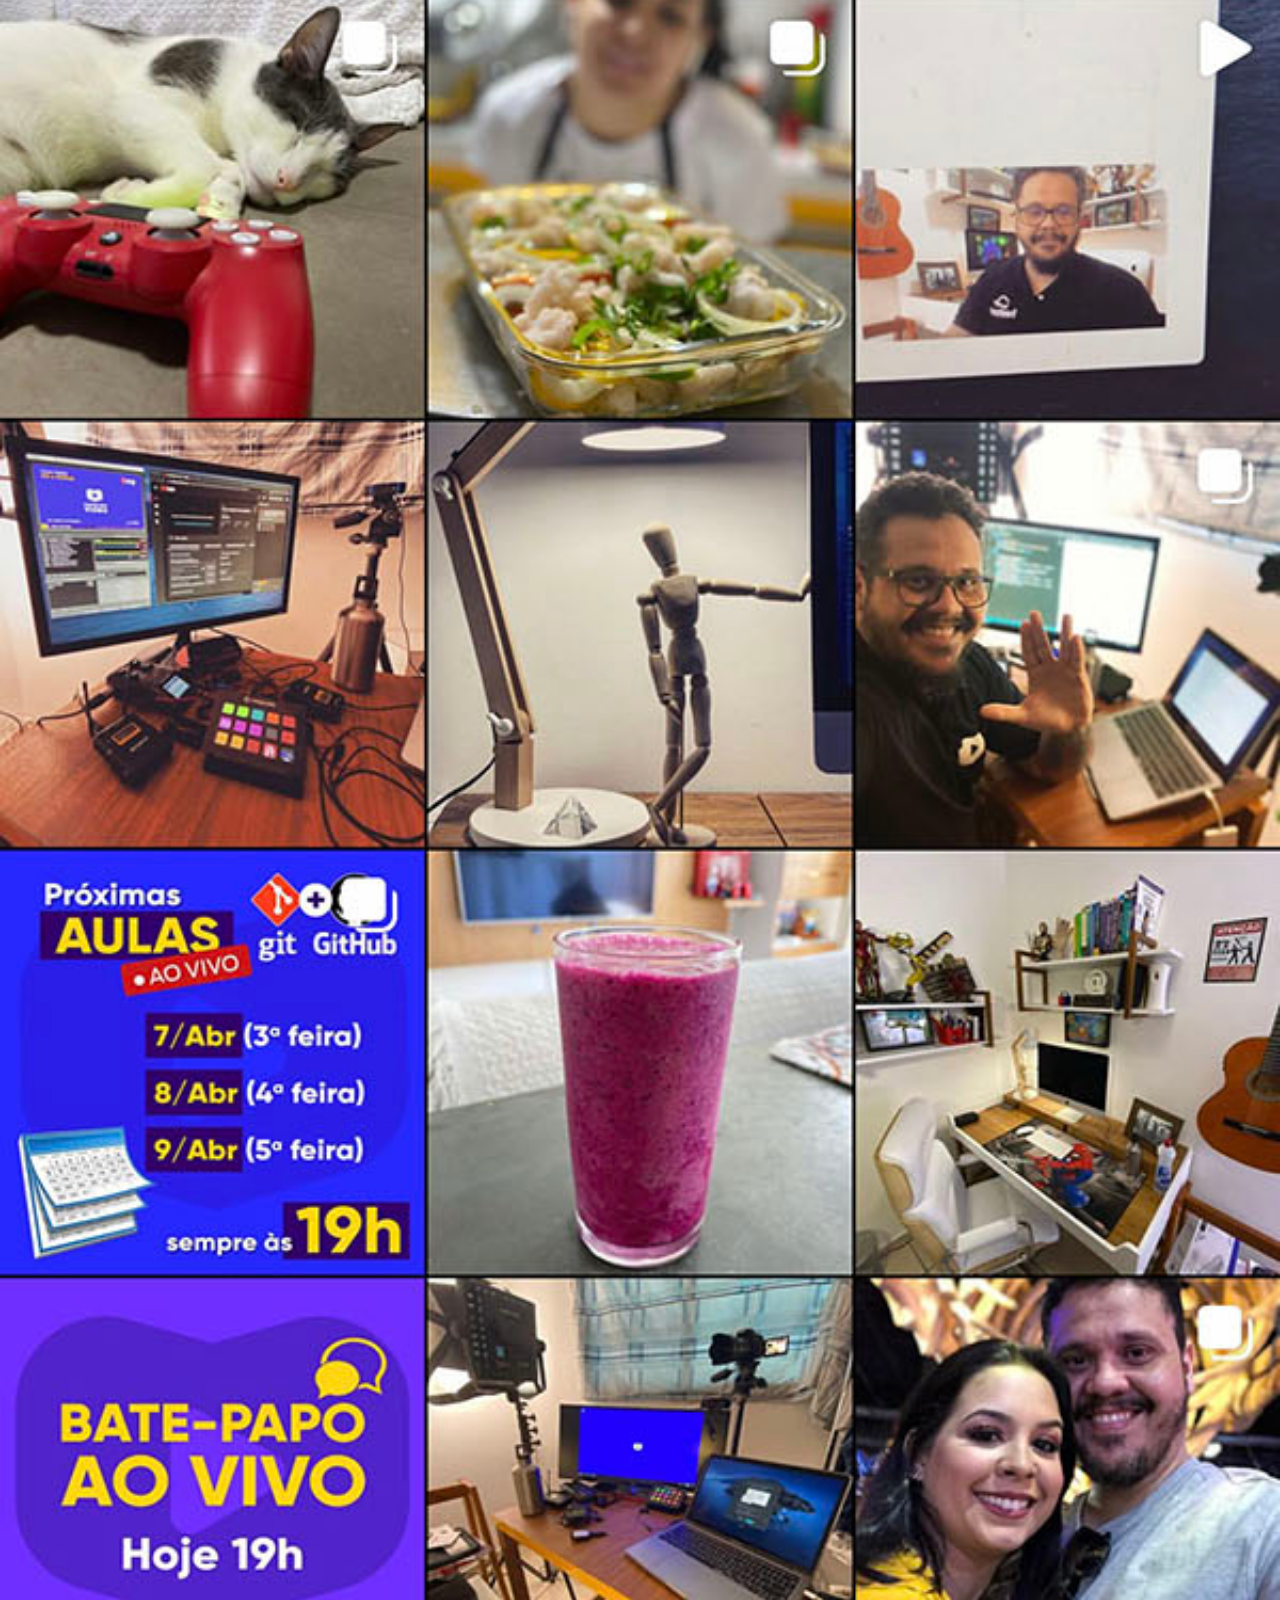
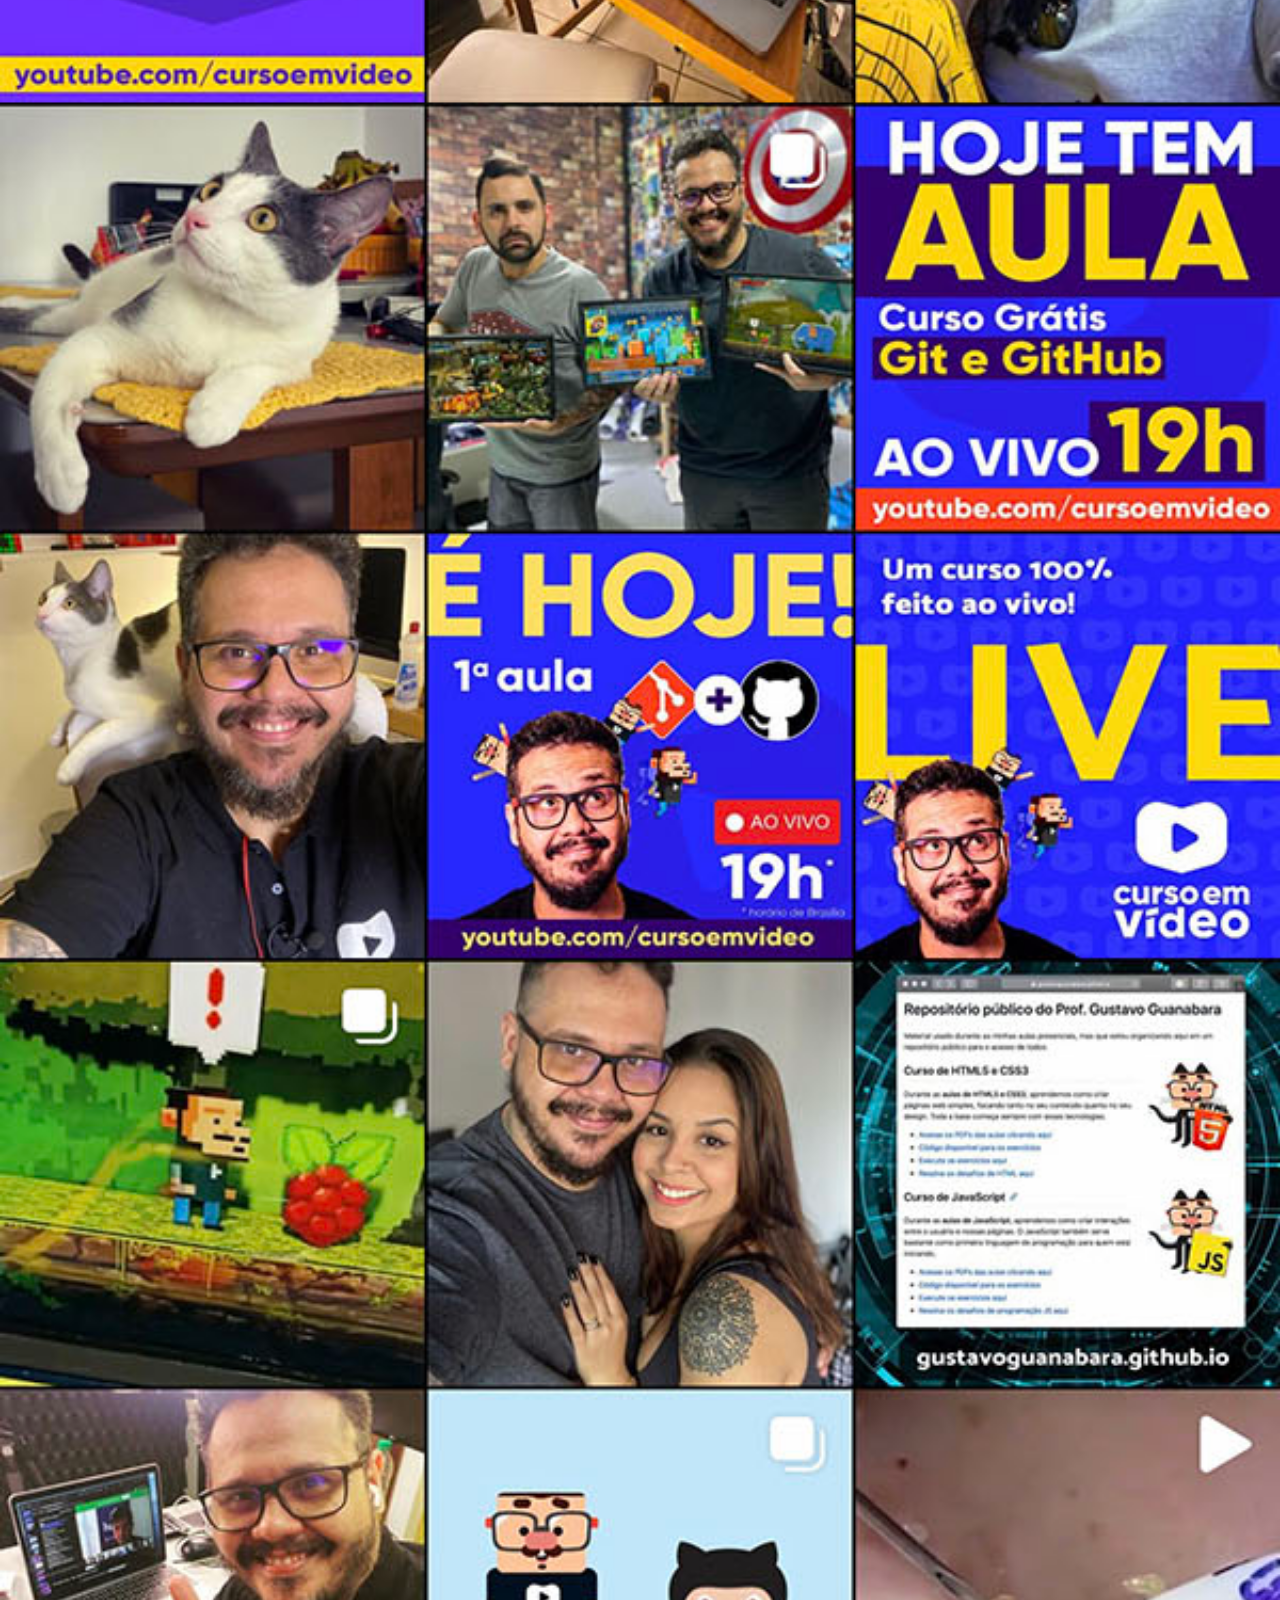
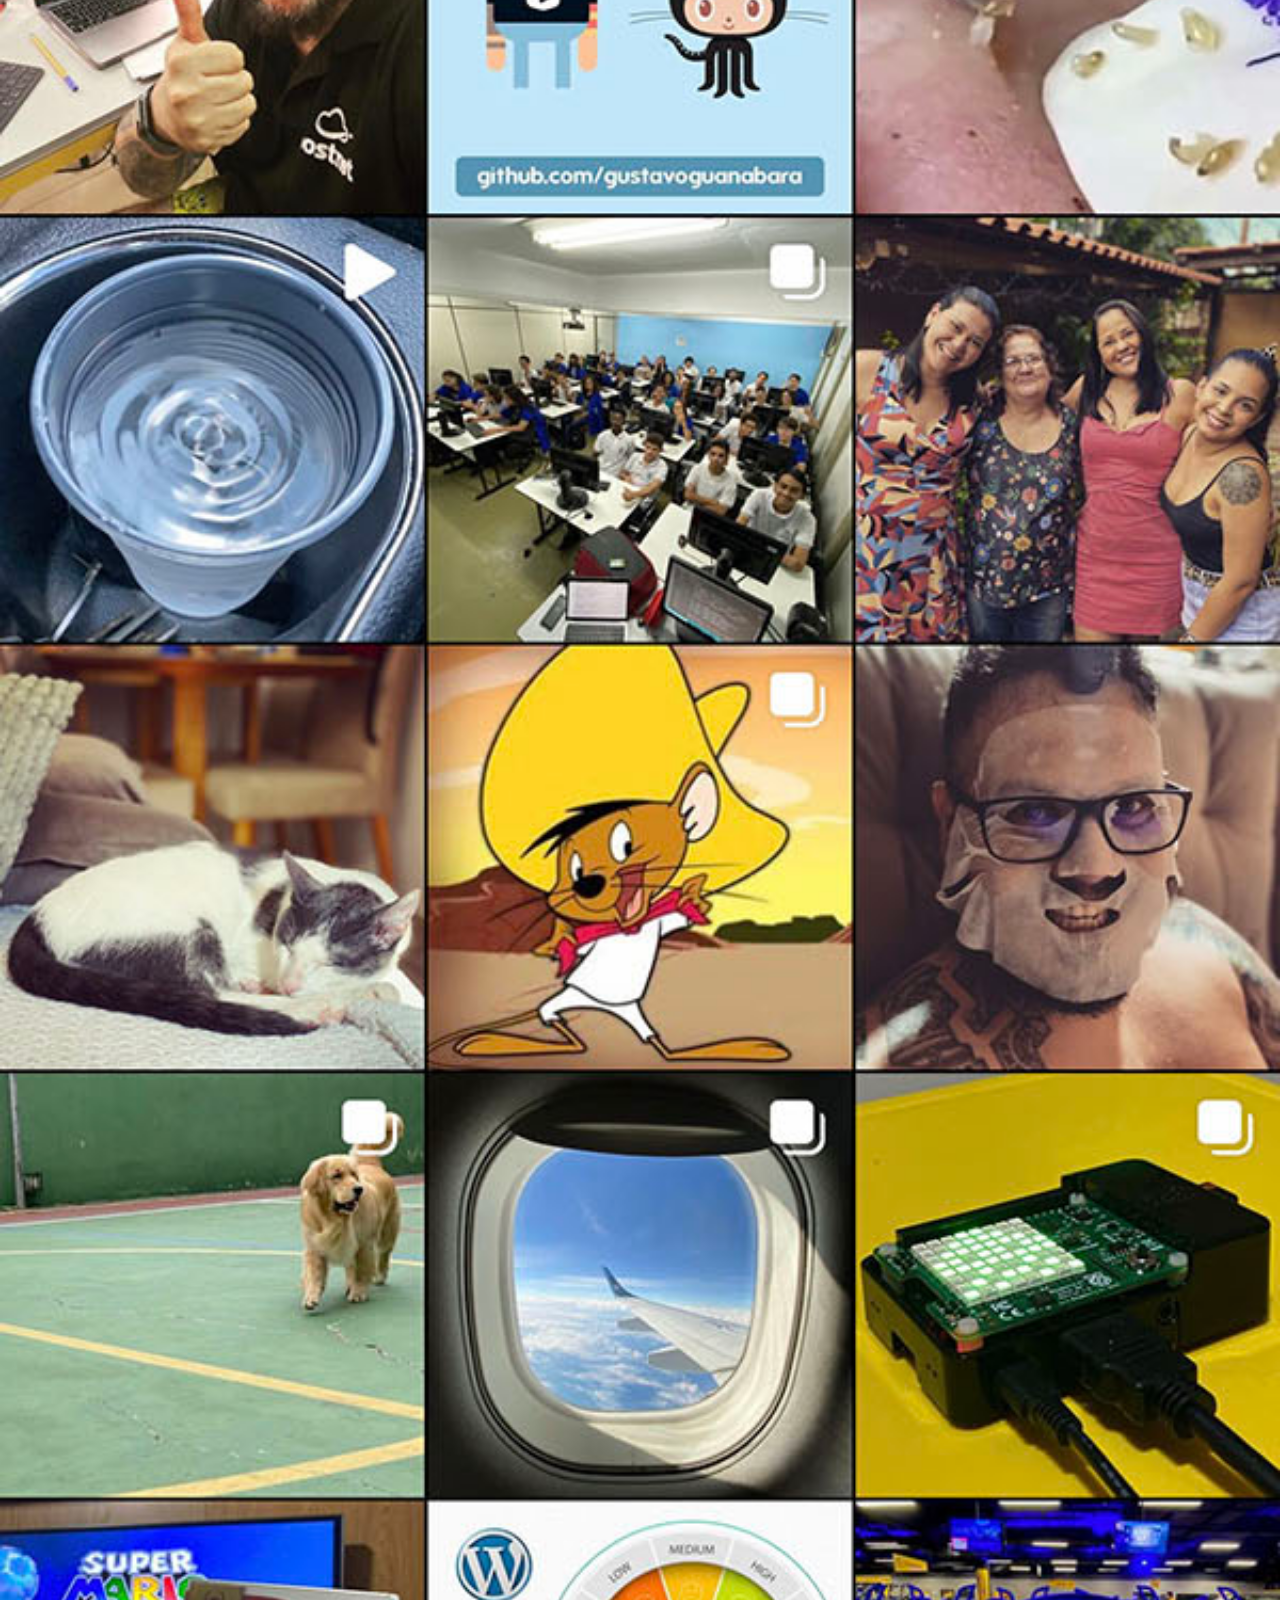
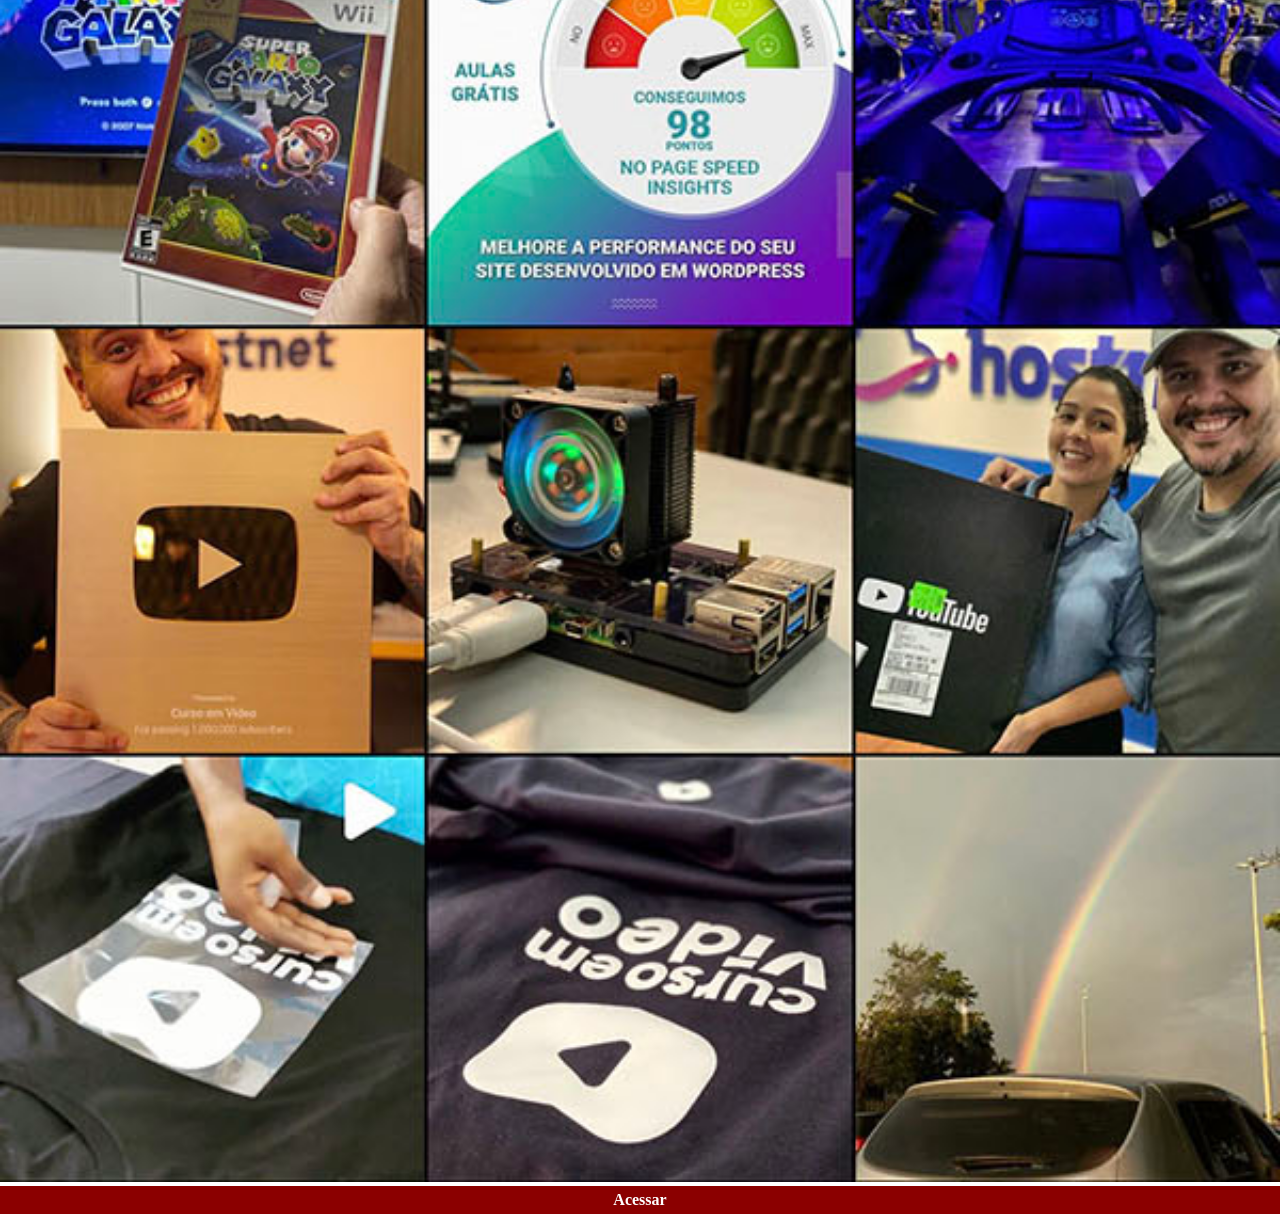
<file: intagram.html>
<!DOCTYPE html>
<html lang="pt-br">
<head>
    <meta charset="UTF-8">
    <meta name="viewport" content="width=device-width, initial-scale=1.0">
    <link rel="stylesheet" href="stylos/social.css">
    <title>Document</title>
</head>
<body>

    <img src="imagens/tela-instagram.jpg" alt="">
    <a href="#">Acessar</a>
    
</body>
</html>
</file>
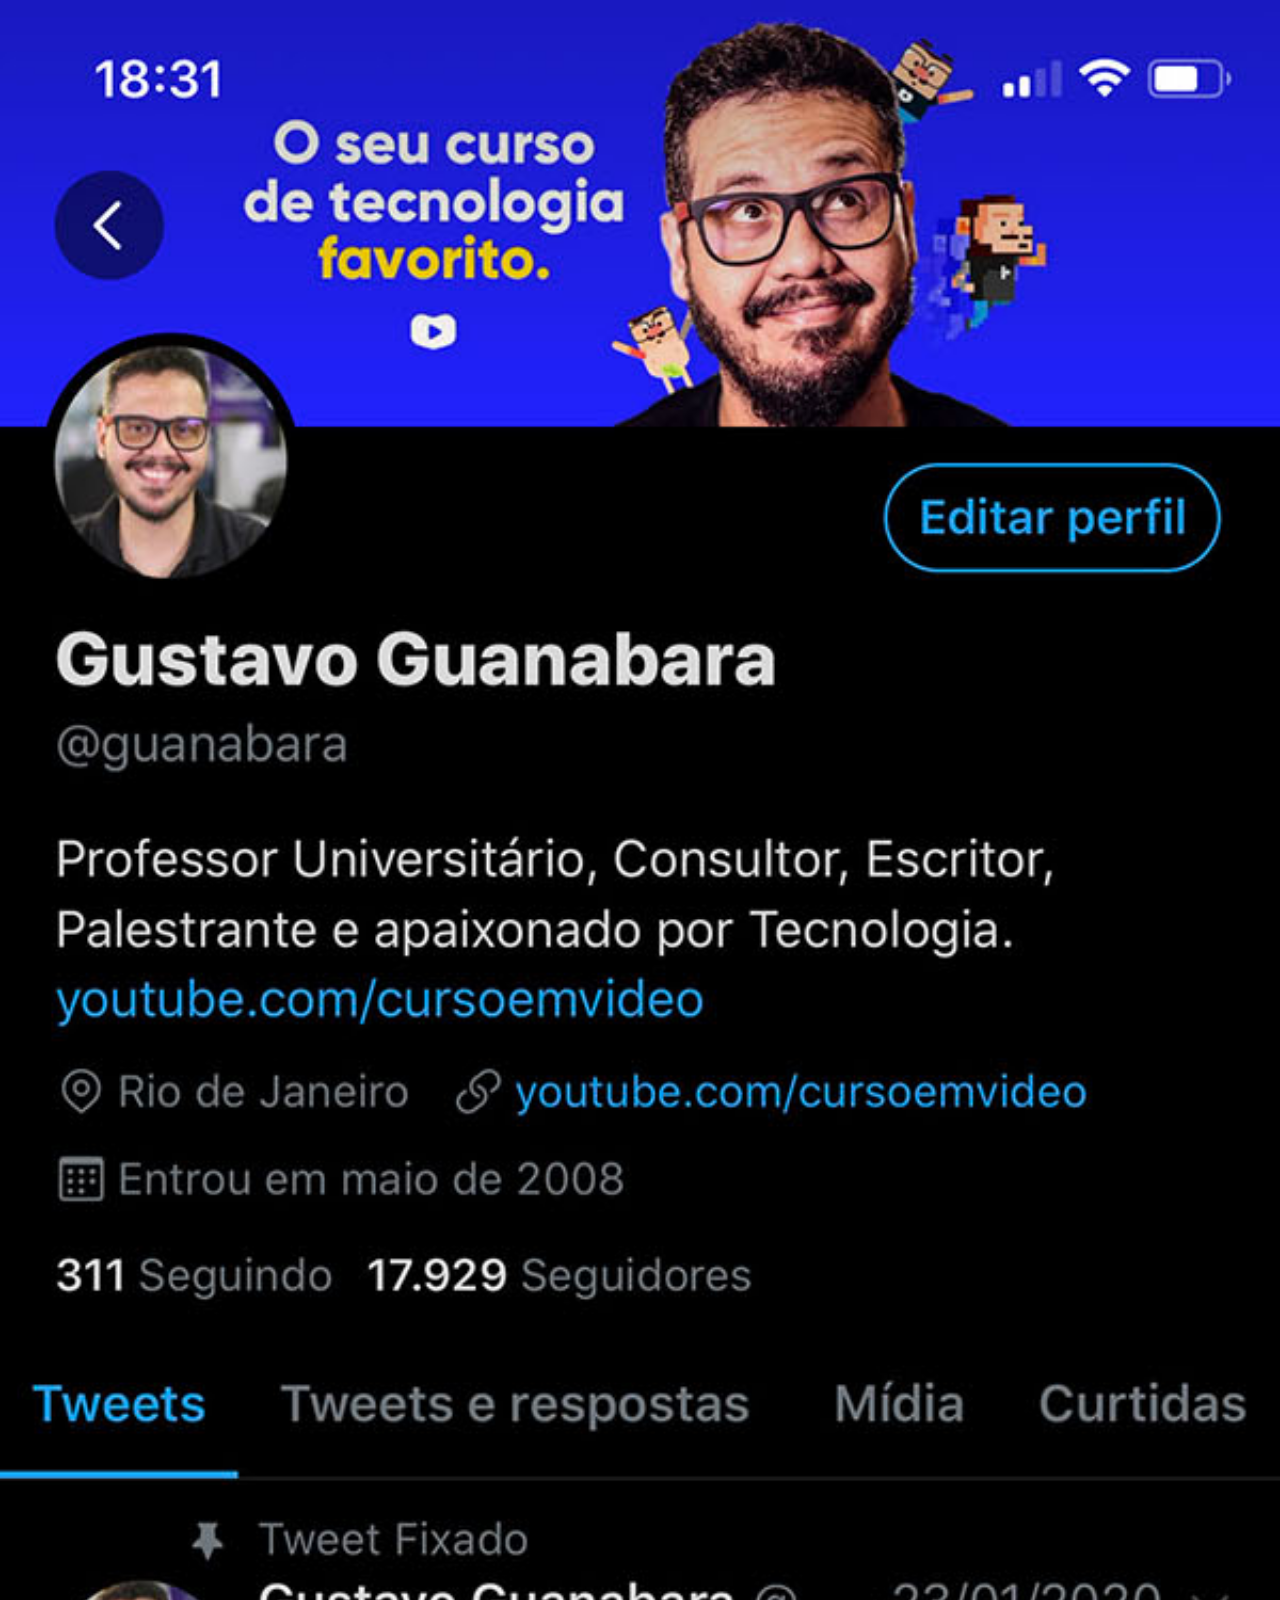
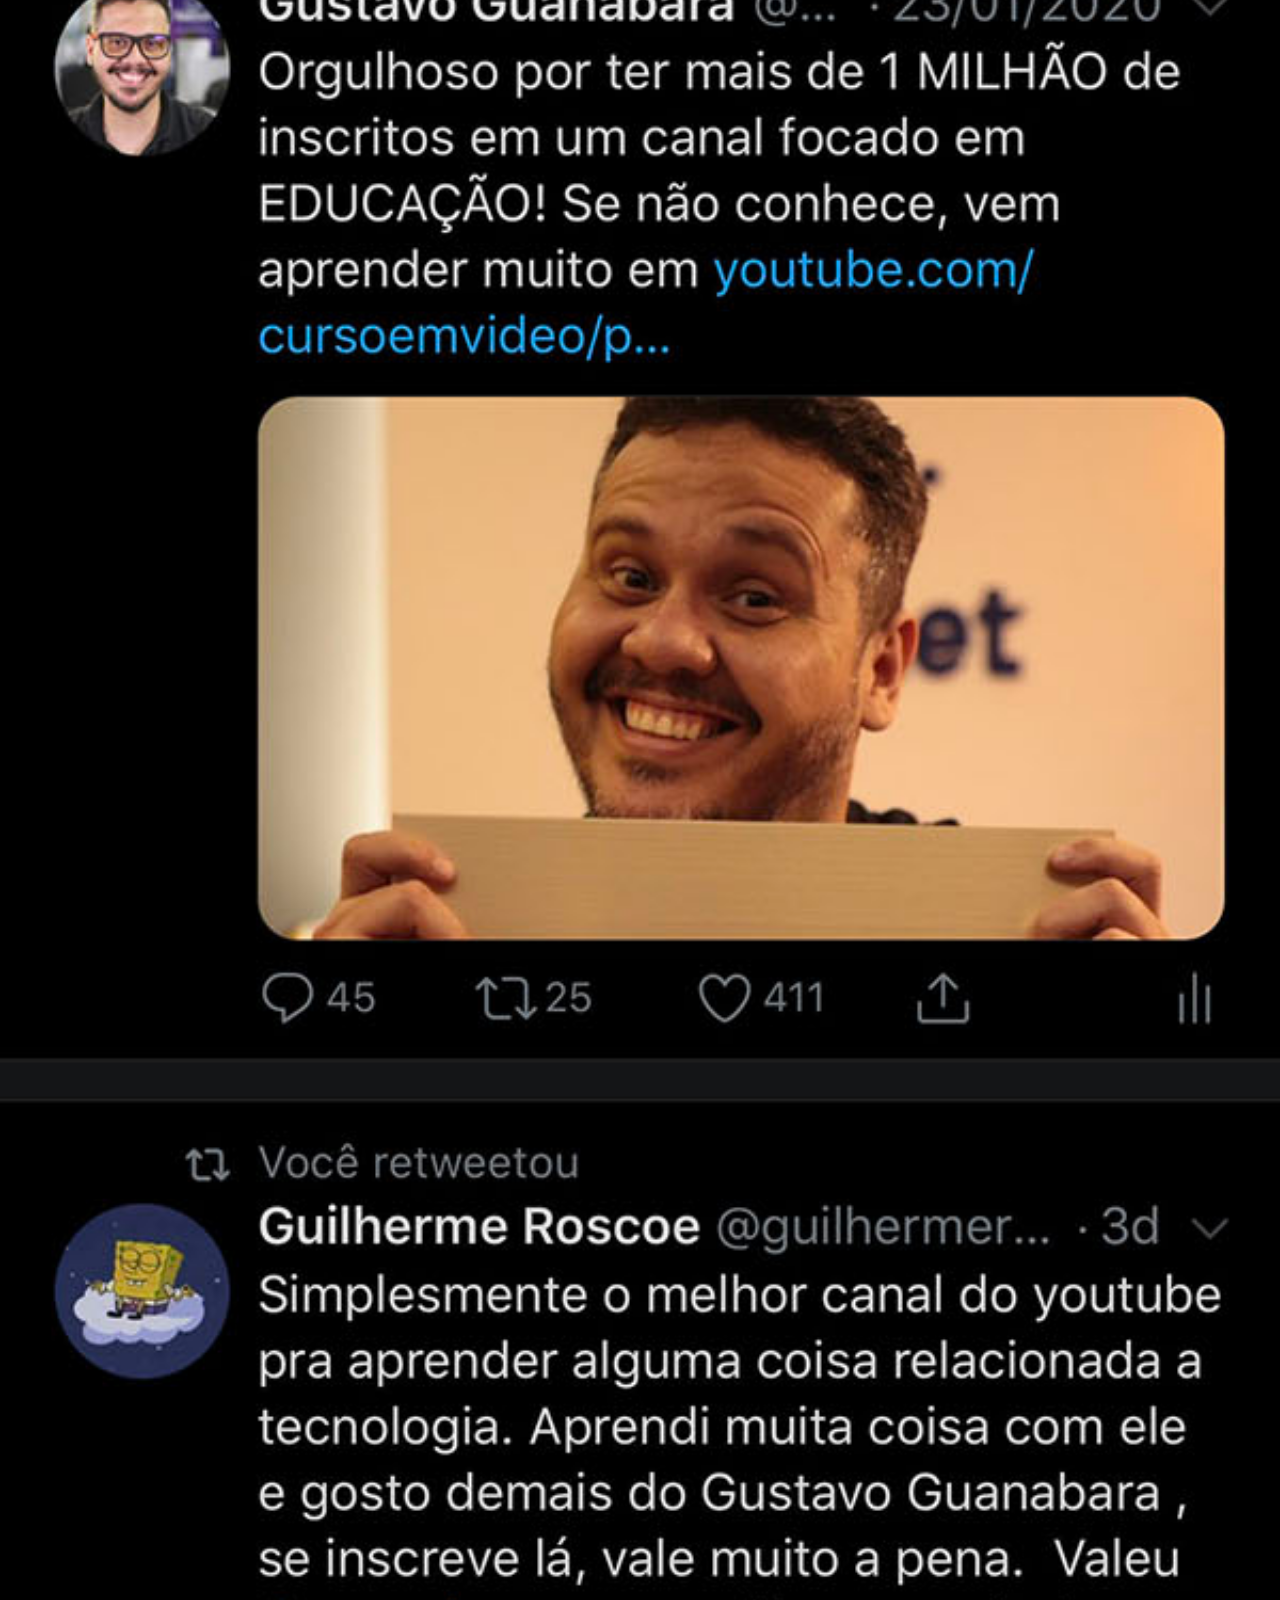
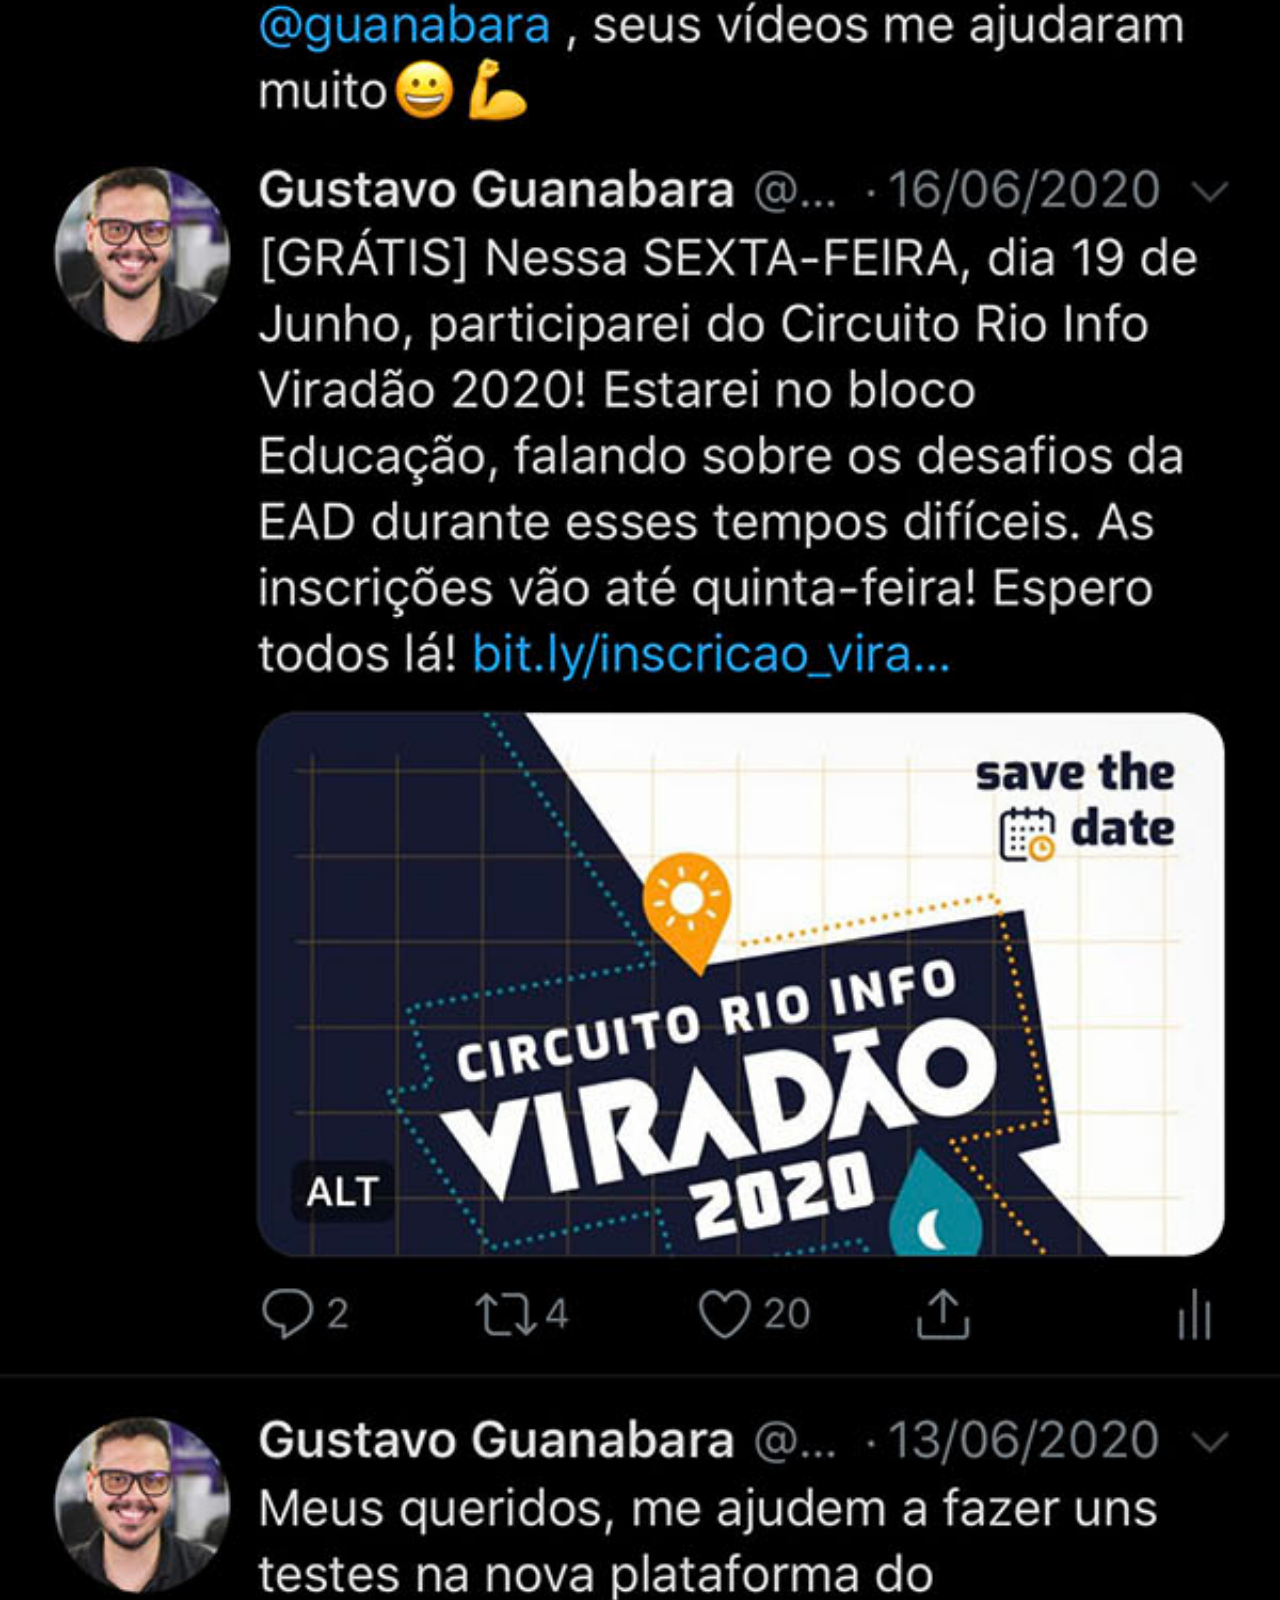
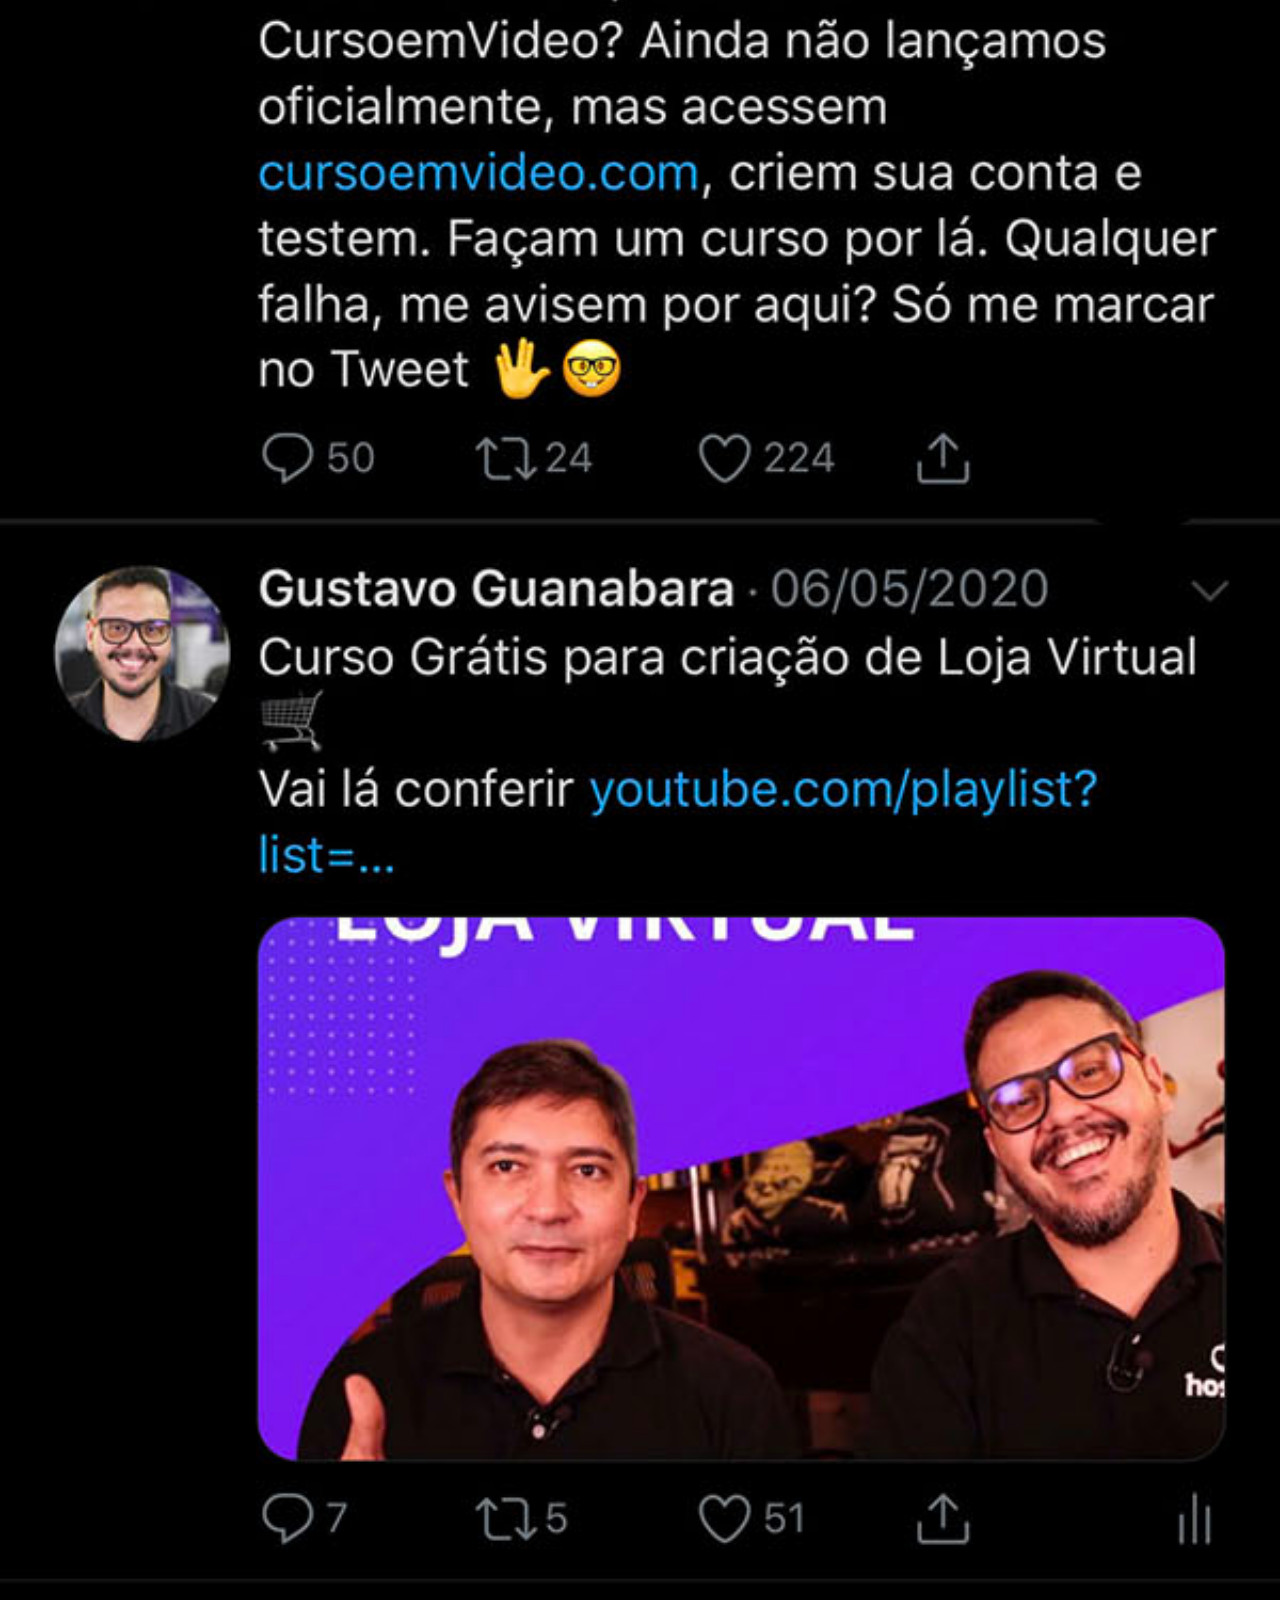
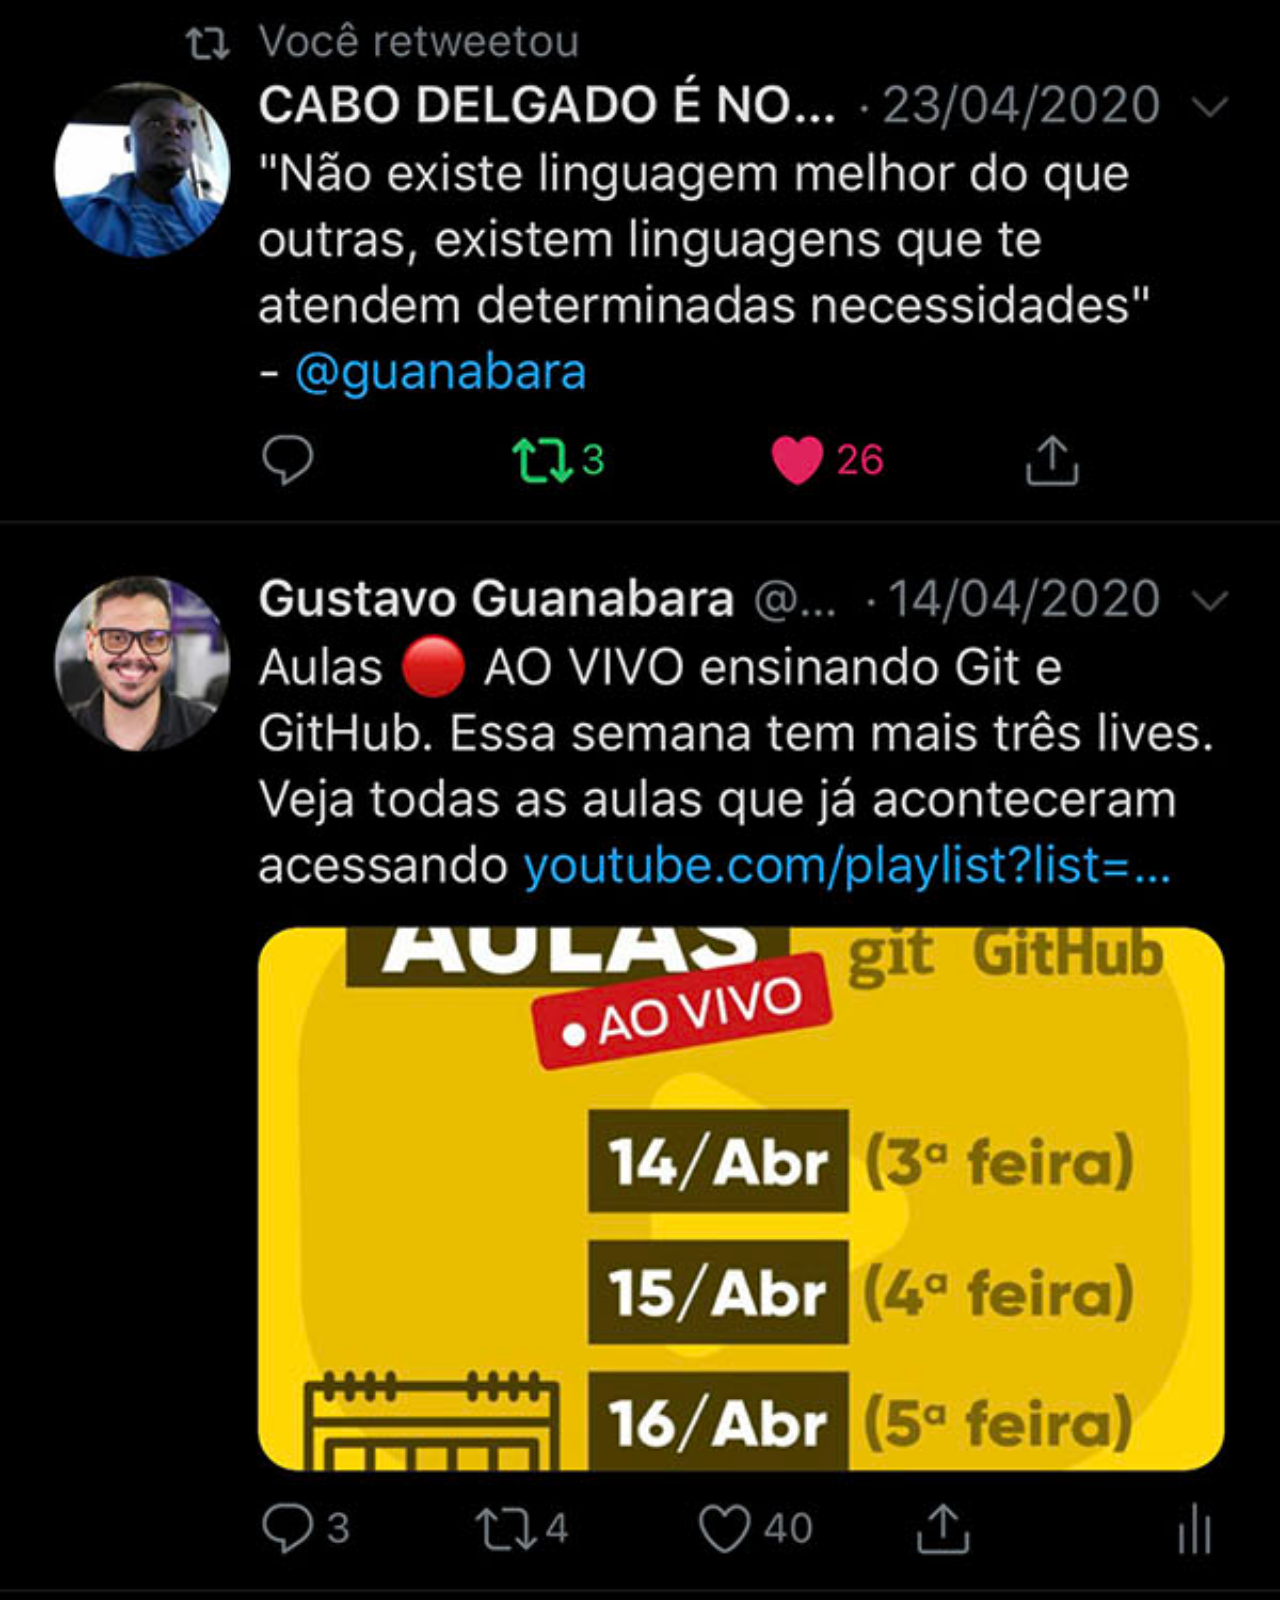
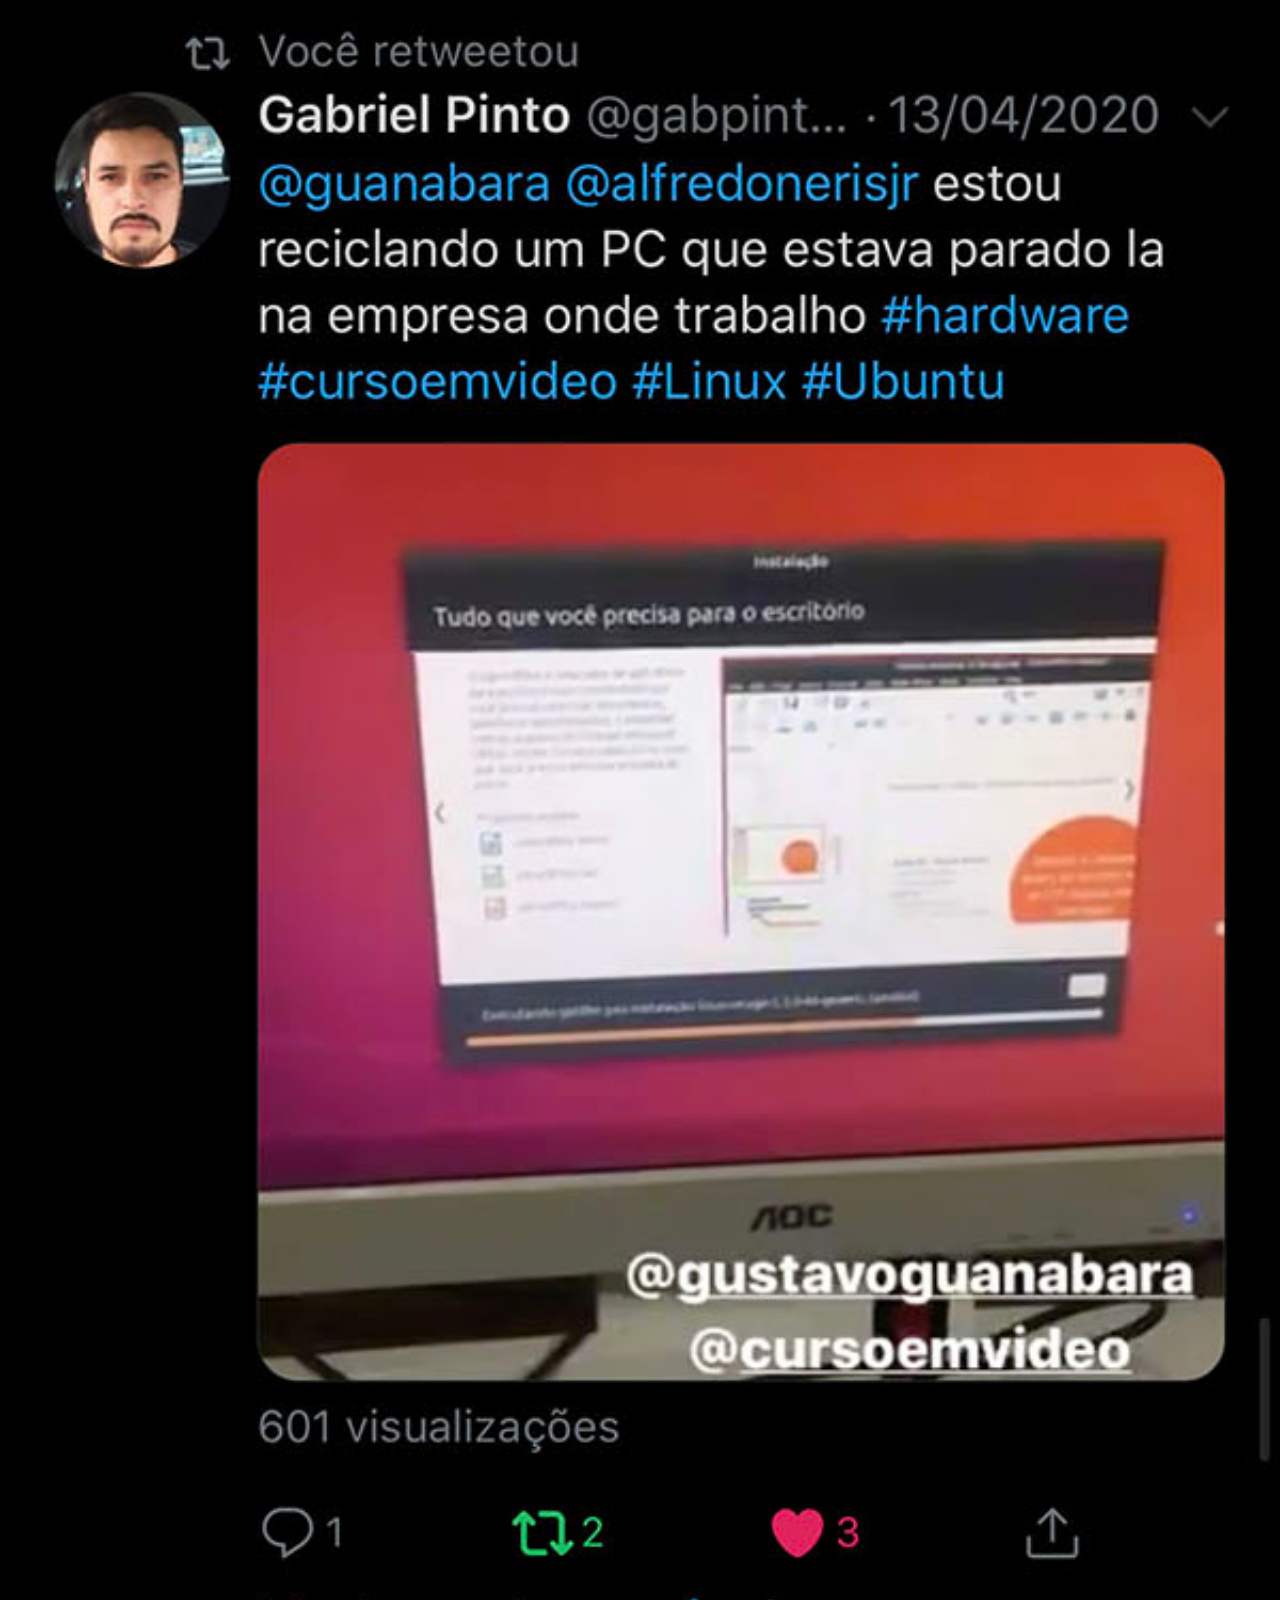
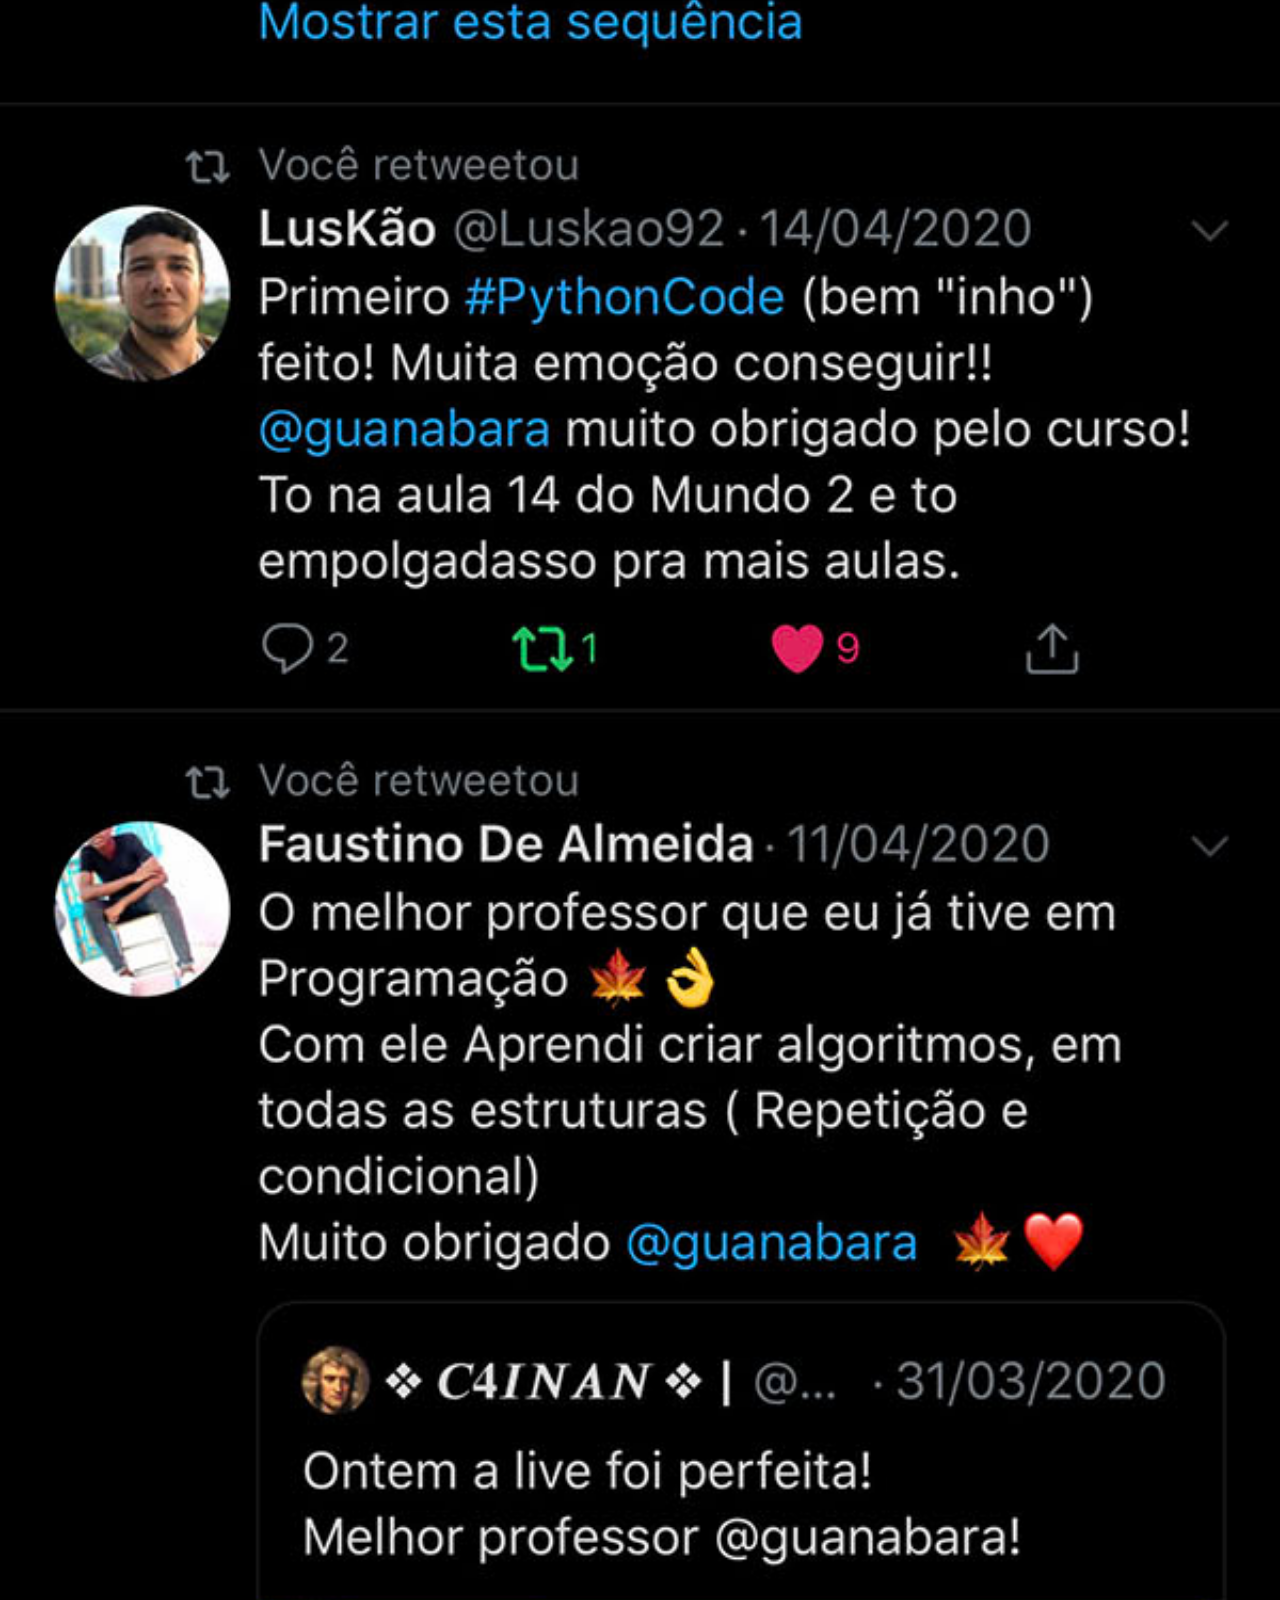
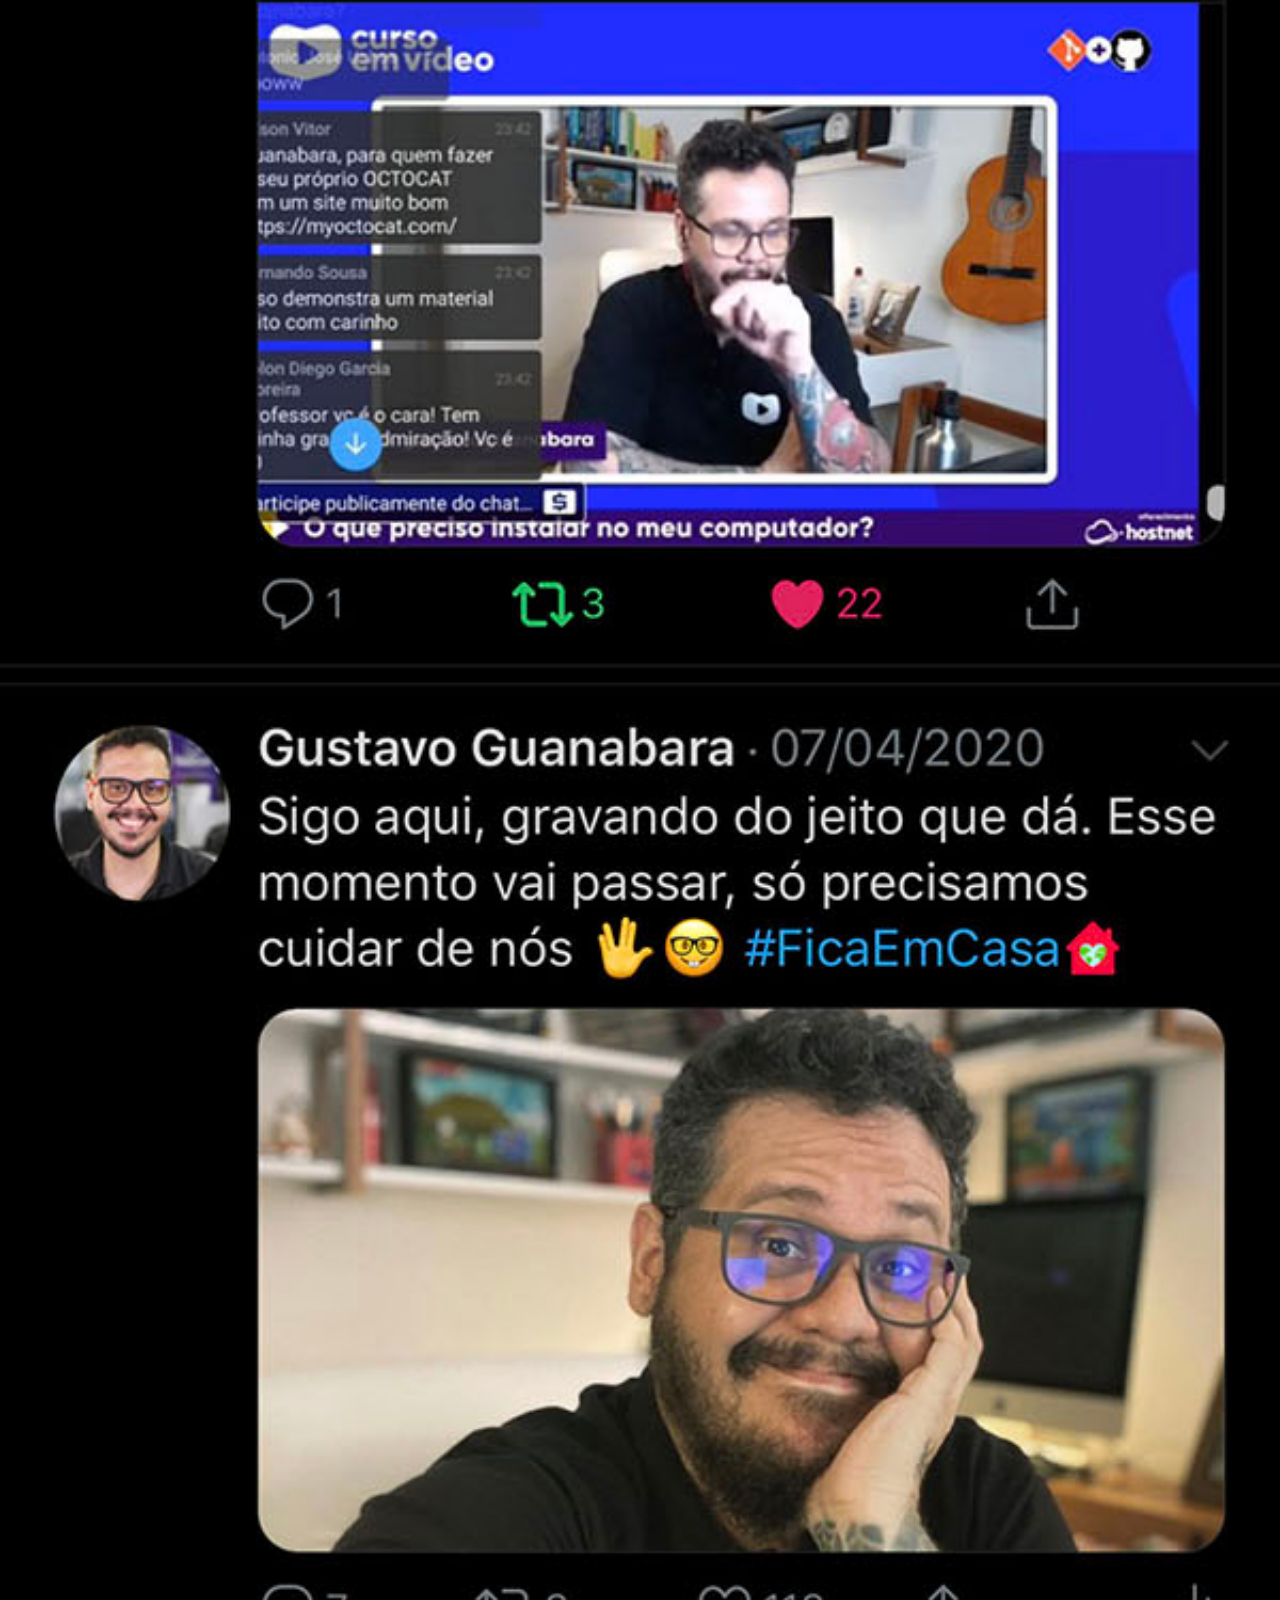
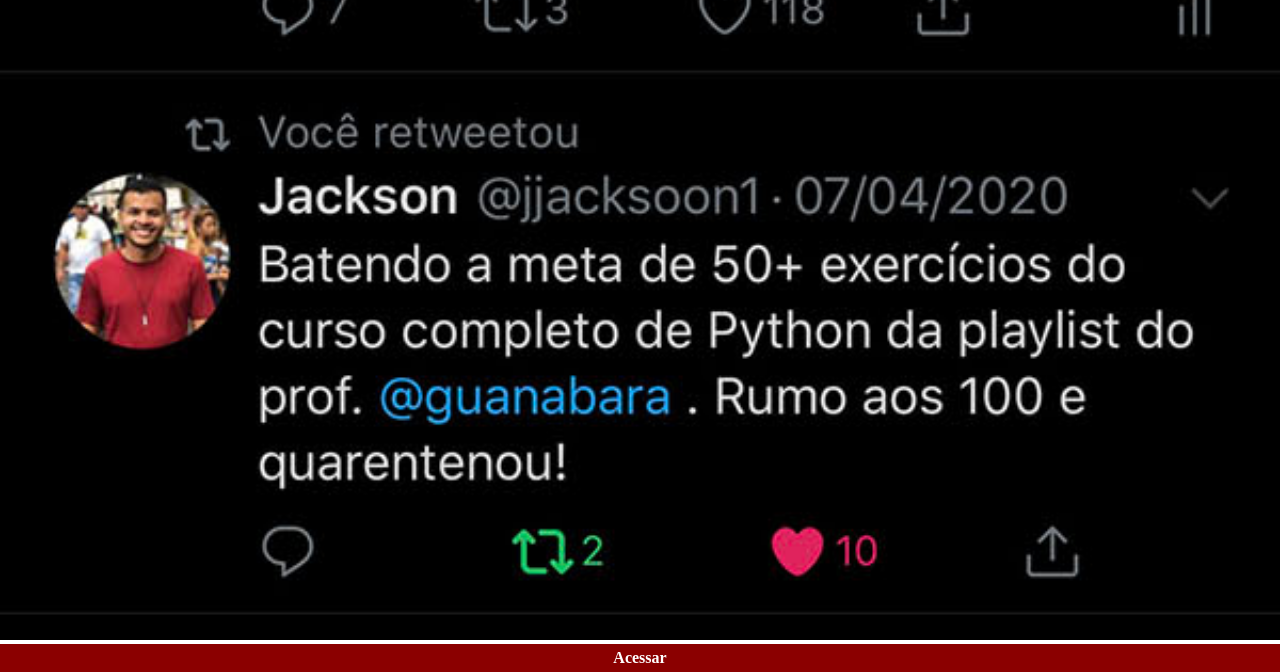
<file: twitter.html>
<!DOCTYPE html>
<html lang="pt-br">
<head>
    <meta charset="UTF-8">
    <meta name="viewport" content="width=device-width, initial-scale=1.0">
    <link rel="stylesheet" href="stylos/social.css">
    <title>Document</title>
</head>
<body>

    <img src="imagens/tela-twitter.jpg" alt="">
    <a href="#">Acessar</a>
    
</body>
</html>
</file>
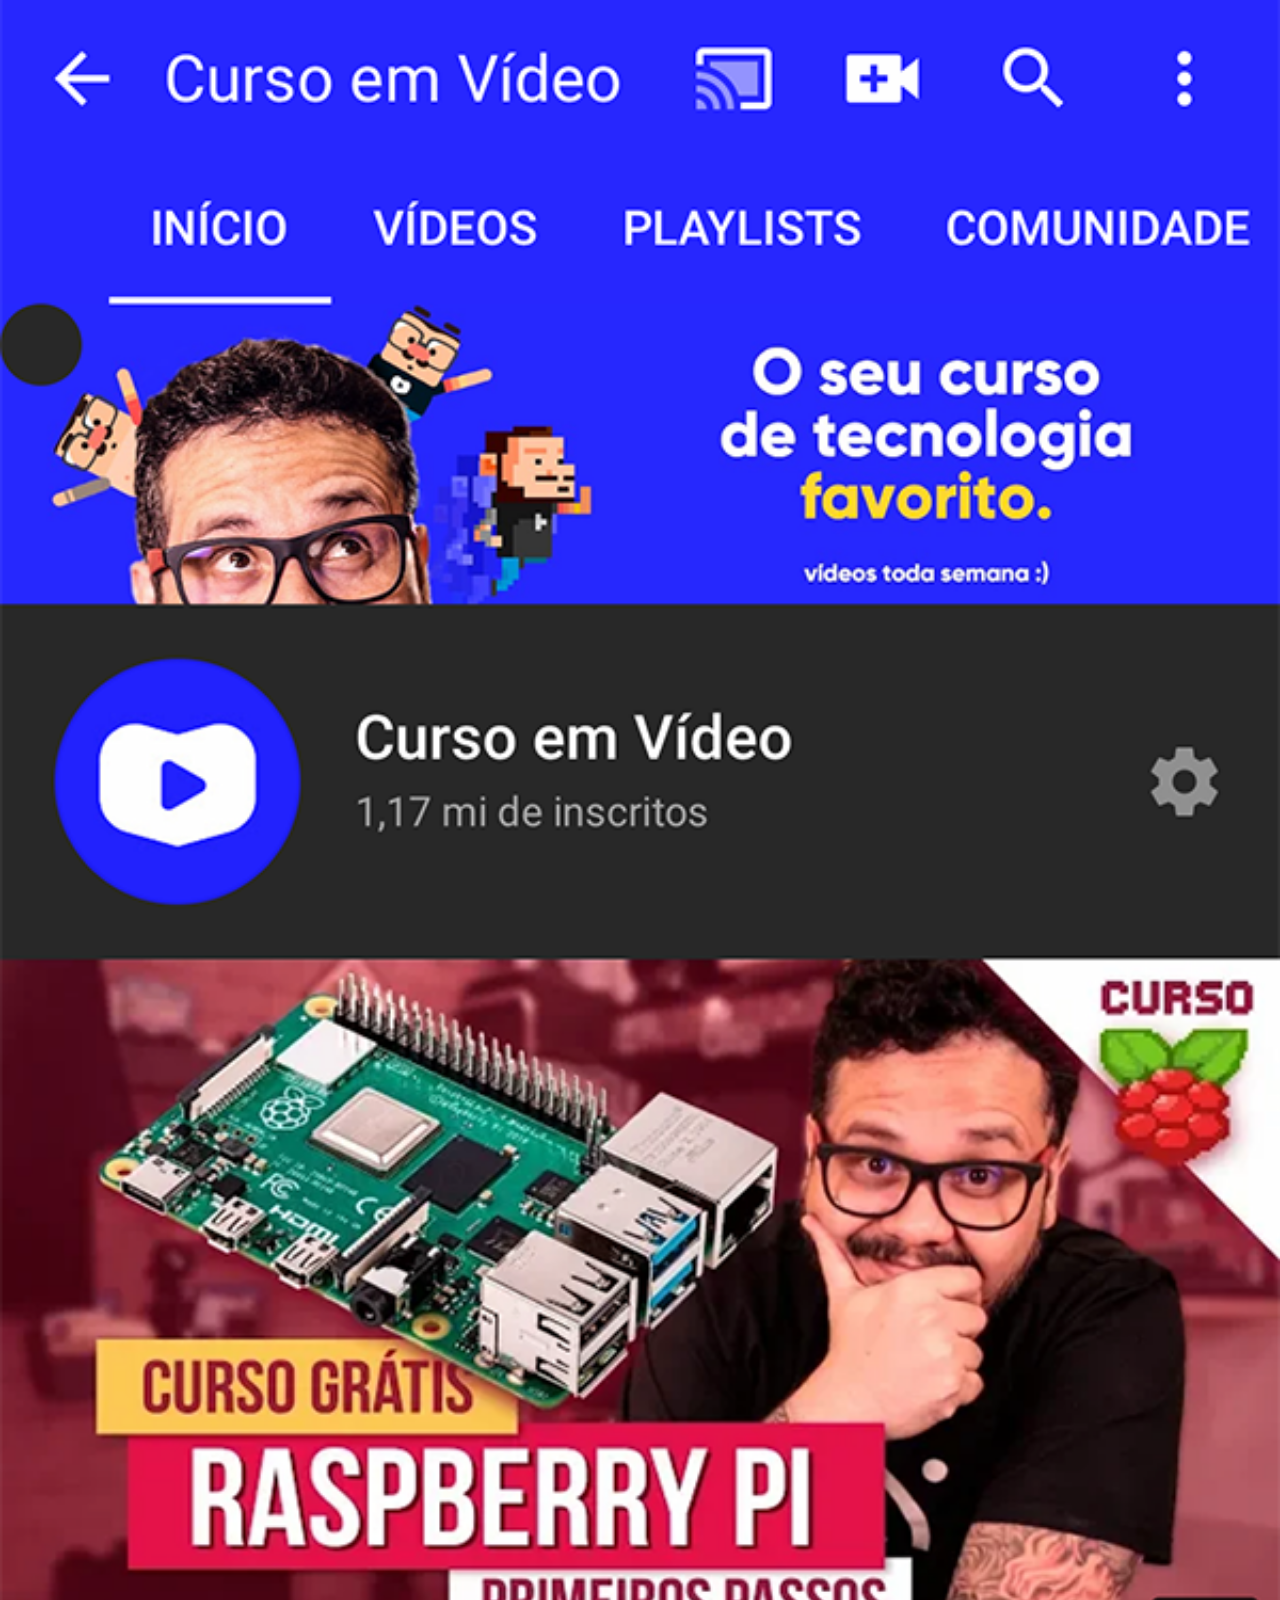
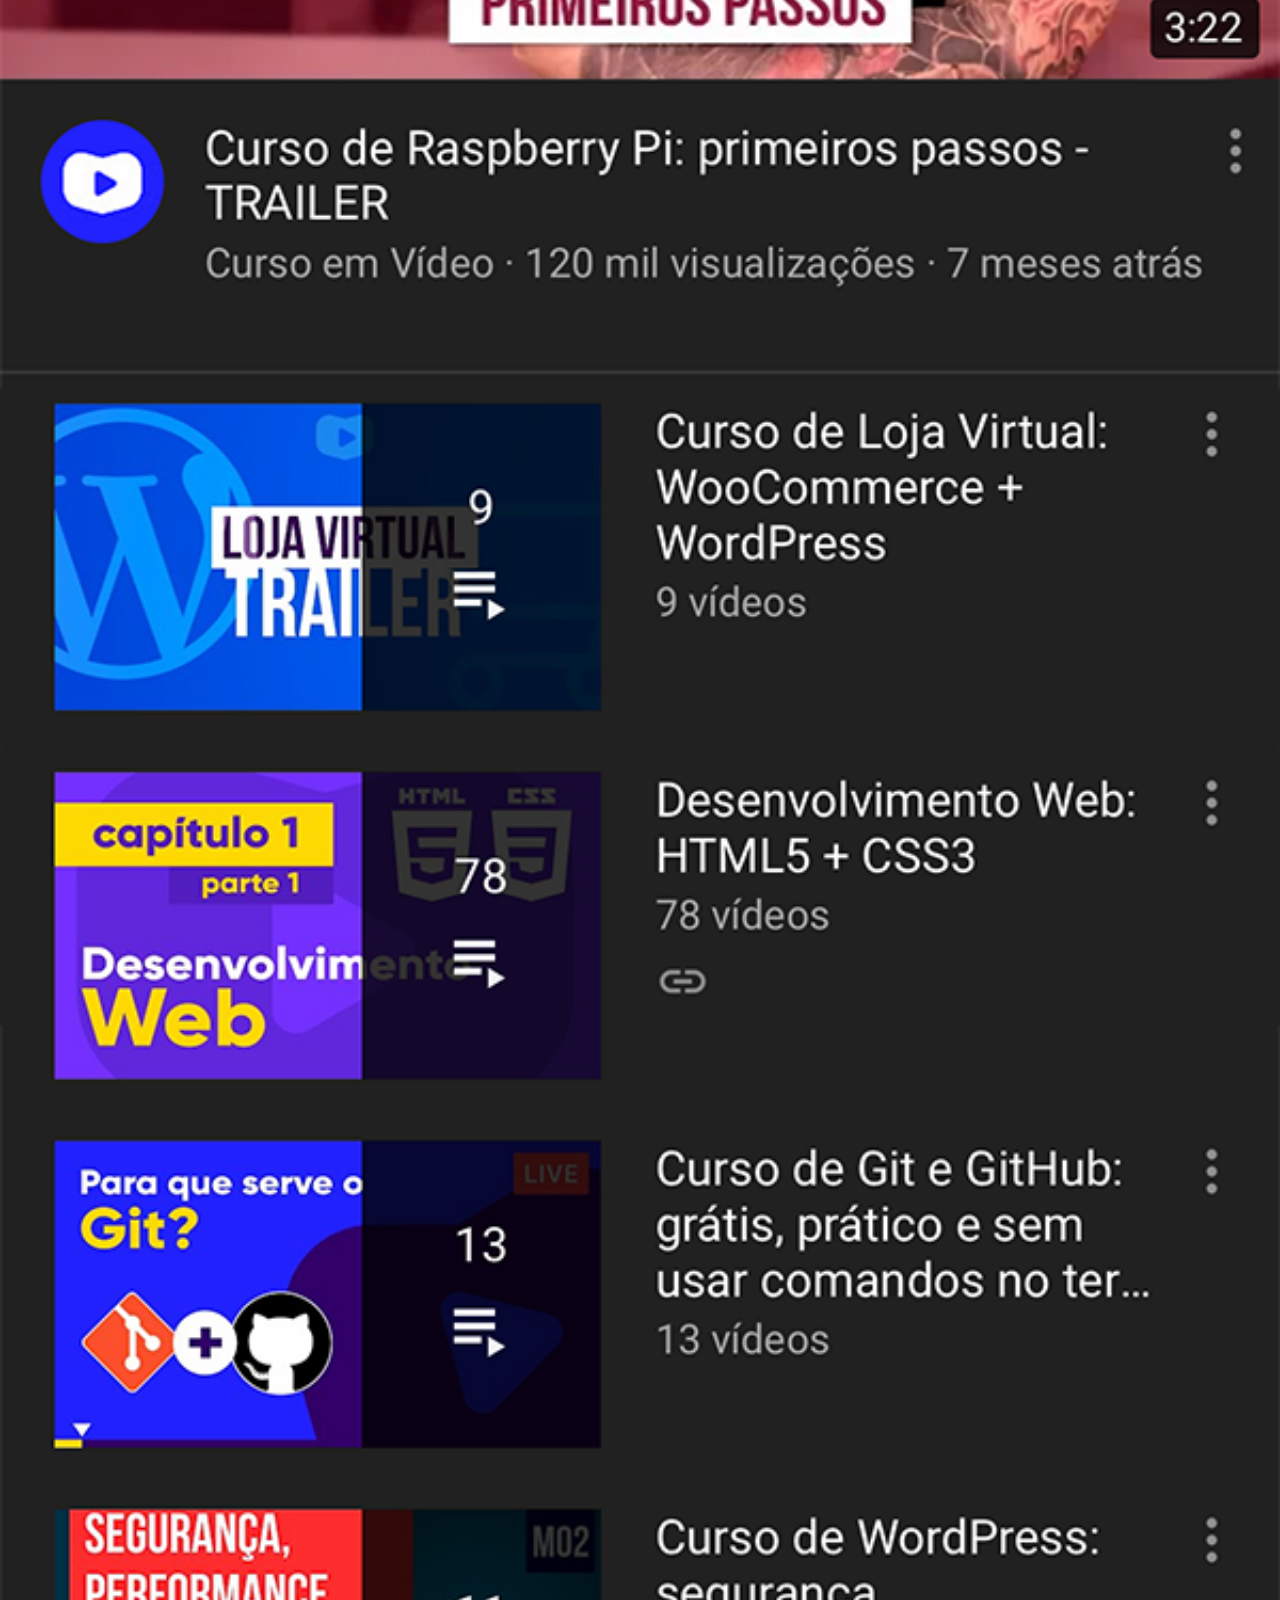
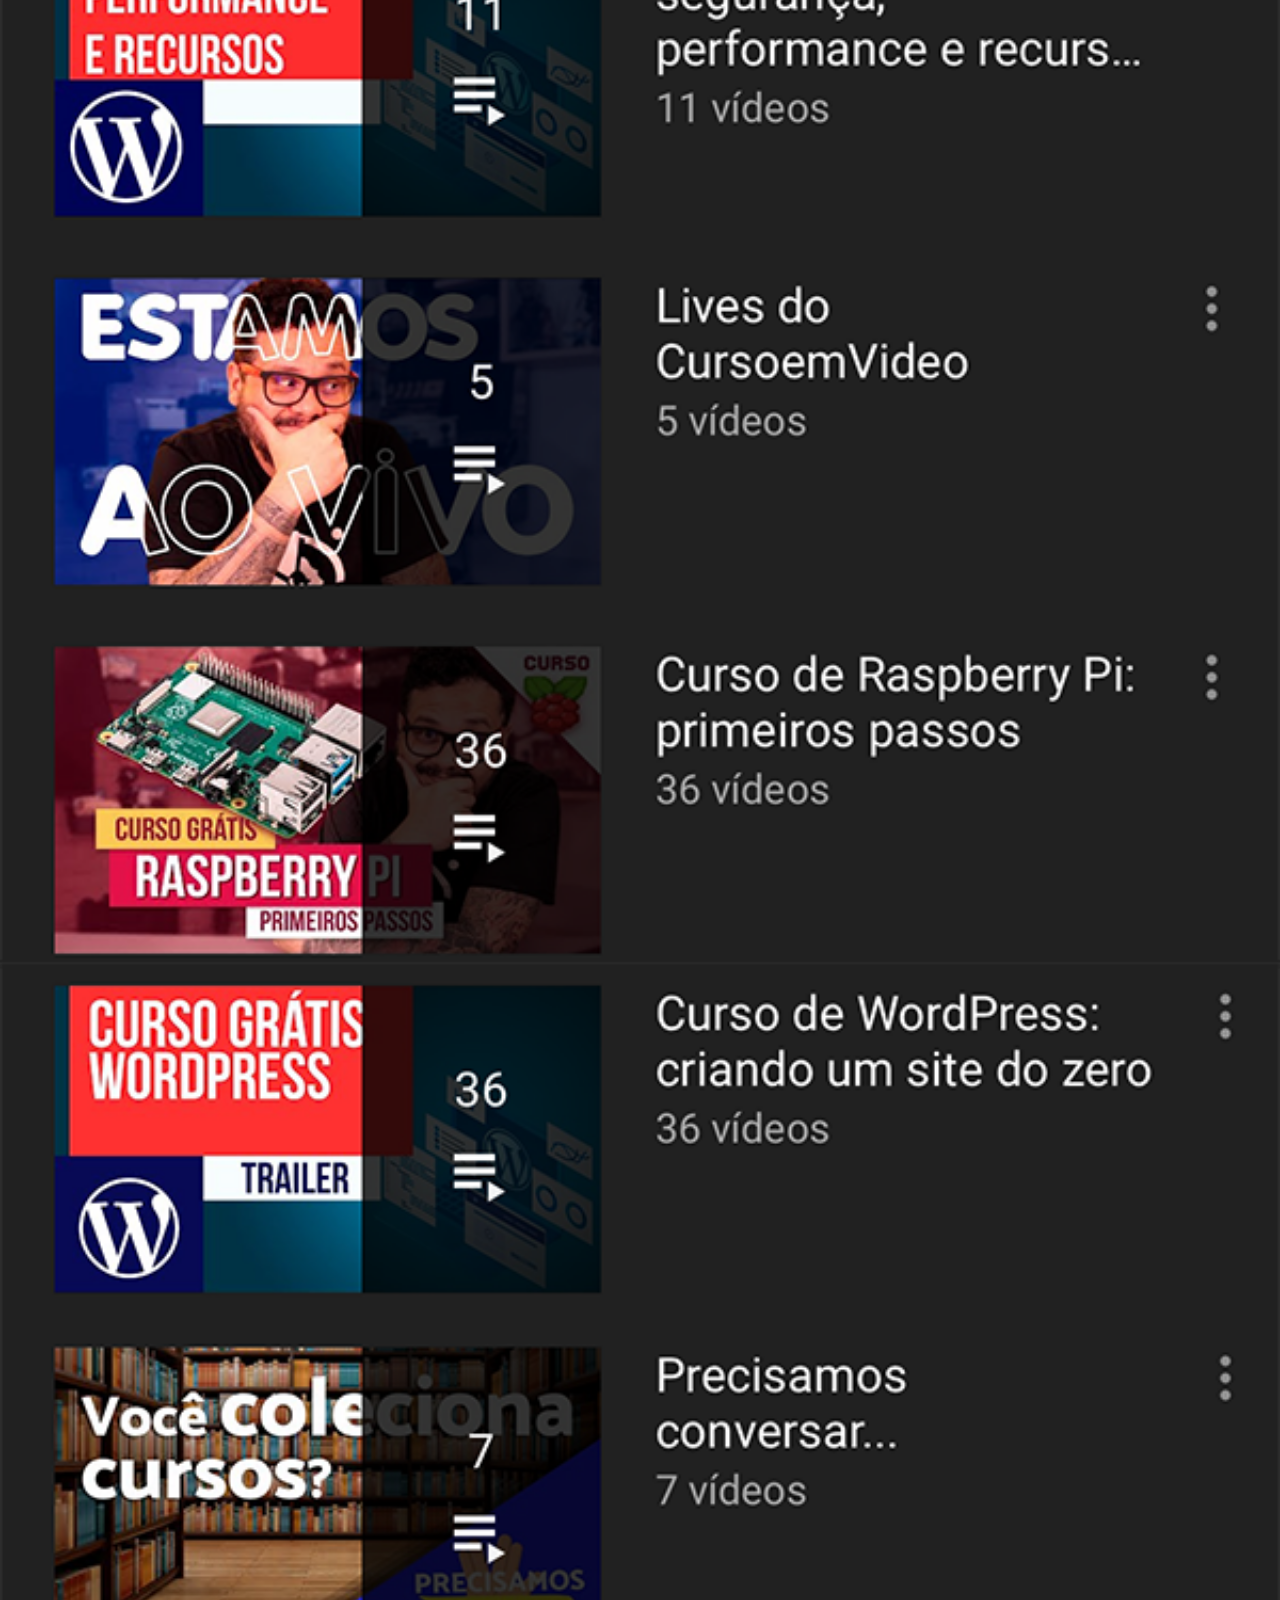
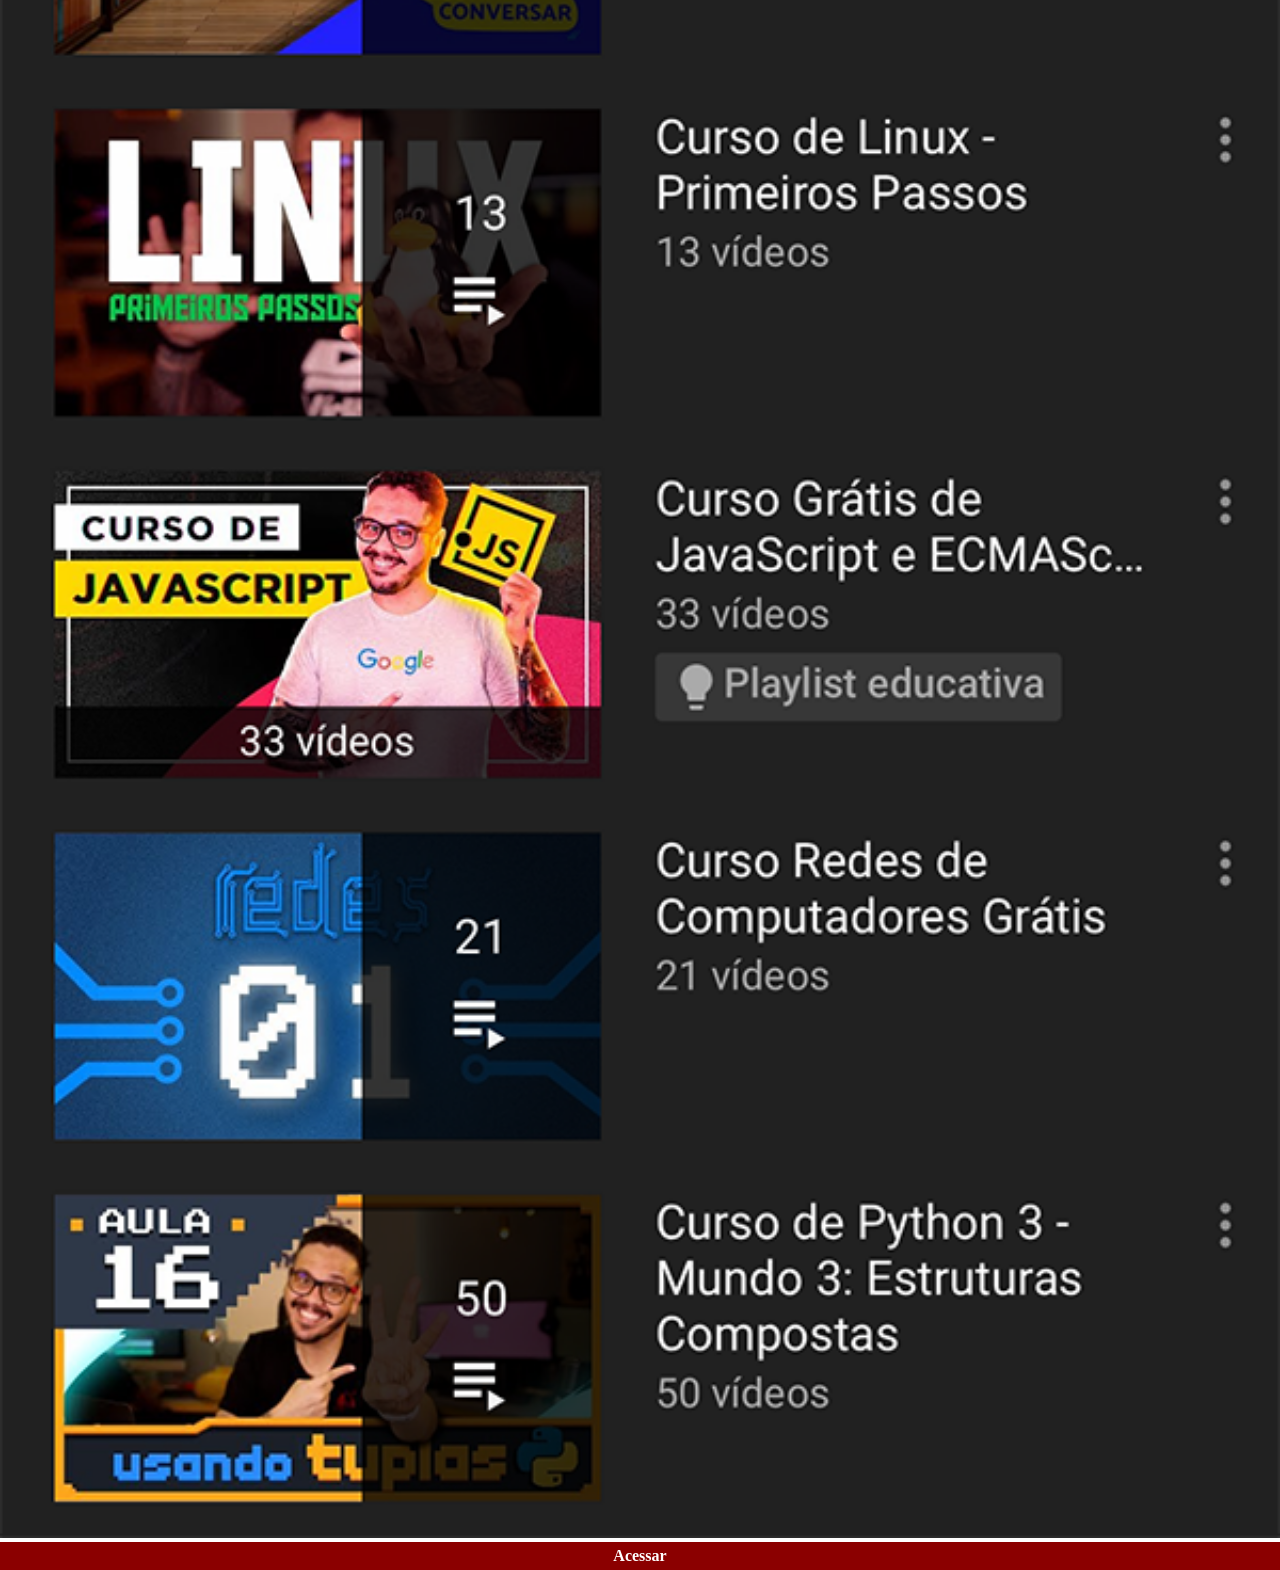
<file: youtube.html>
<!DOCTYPE html>
<html lang="pt-br">
<head>
    <meta charset="UTF-8">
    <meta name="viewport" content="width=device-width, initial-scale=1.0">
    <link rel="stylesheet" href="stylos/social.css">
    <title>Document</title>
</head>
<body>
    <img src="imagens/tela-youtube.png" alt="">
    <a href="#">Acessar</a>
    
</body>
</html>
</file>
<file: stylos/style.css>
* {
    margin: 0px;
    padding: 0px;
    font-family: Arial, Helvetica, sans-serif;
    box-sizing: border-box;
}

html,
body {
    height: 100vh;
    width: 100vw;
}

body {
    background: url("../imagens/fundo-madeira.jpg") no-repeat top center / cover fixed;
    height: 100vh;
}

main {
    position: relative;
    height: 100vh;
}

#telefone {
    background: url("../imagens/frame-iphone.png") center / cover no-repeat fixed;
    position: absolute;
    top: 50%;
    left: 50%;
    transform: translate(-50%, -50%);
    width: 310px;
    height: 627px;
}

iframe#tela {
    position: relative;
    top: 80px;
    left: 21px;
    width: 267px;
    height: 475px;
}

section#redes-sociais {
    text-align: right;
    
}

section#redes-sociais img{
    width: 55px;
    border-radius: 50%;
    margin: 15px;
    box-shadow: 2px 2px 5px rgba(0, 0, 0, 0.5);
}

#redes-sociais img:hover{
    border: 5px solid rgba(255, 255, 255, 0.567);
    transform: translate(-3px, -3px);
    box-shadow: 5px 5px 10px rgba(0, 0, 0, 0.5);
    transform: translate(2s, border 1s);
}
</file>
<file: stylos/social.css>
* {
    margin: 0px;
    padding: 0px;
}

::-webkit-scrollbar {
    width: 0px;
    height: 0px;
}

img {
    width: 100vw;
}

a {
    display: block;
    background-color: darkred;
    padding: 5px;
    text-align: center;
    font-weight: bolder;
    text-decoration: none;
    color: white;
    font-size: 1em;
}

a:hover {
    background-color: red;
}
</file>
